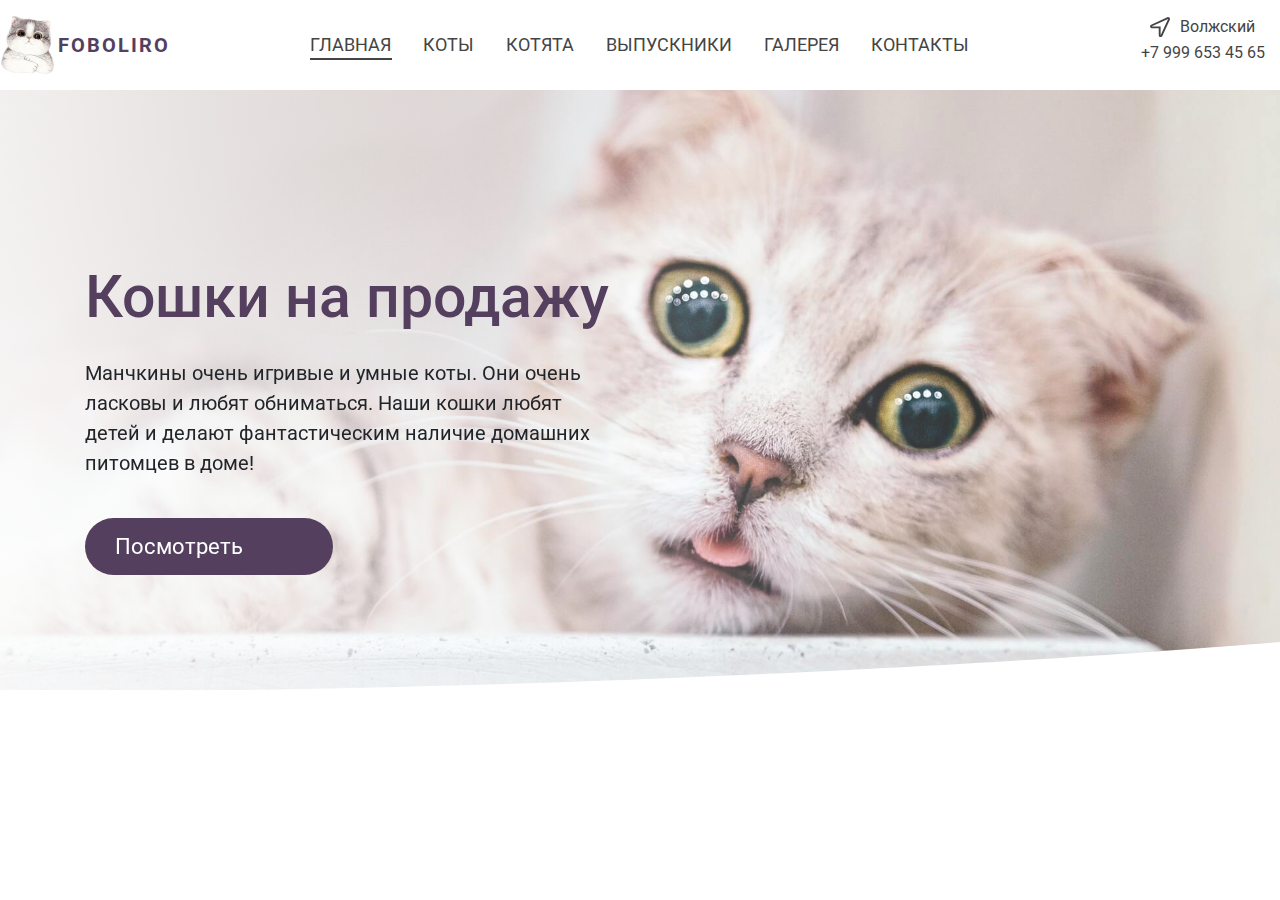
<file: cats/index.html>
<!doctype html>
<html lang="en">
  <head>
    <!-- Required meta tags -->
    <meta charset="utf-8">
    <meta http-equiv="X-UA-Compatible" content="IE=edge">
    <meta name="viewport" content="width=device-width, initial-scale=1, shrink-to-fit=no">
    <!-- Bootstrap CSS -->
    <link href="https://fonts.googleapis.com/css?family=Roboto:400,700&display=swap&subset=cyrillic,cyrillic-ext" rel="stylesheet">
    <link rel="stylesheet" href="https://stackpath.bootstrapcdn.com/bootstrap/4.4.1/css/bootstrap.min.css" integrity="sha384-Vkoo8x4CGsO3+Hhxv8T/Q5PaXtkKtu6ug5TOeNV6gBiFeWPGFN9MuhOf23Q9Ifjh" crossorigin="anonymous">
    <link rel="icon" href="img/favicon.ico">
    <link rel="stylesheet" href="css/style.css">

    <!-- !!!!!!!!!! Добавиь тень к хедеру на мобиле, исправить скачки меню на мобиле на мелких экранах меньше 468 -->

    <title>Питомник</title>
  </head>
  <body>
  	<div class="header">
  		<div class="header-wrap">
  			<div class="container-fluid">
  				<div class="row">
  					<div class="col-lg-2 col-md-2 pr-0 pl-0">
  						<div class="header-logo">
  							<img src="img/logo-cat.png" alt="">
  							<div class="header-logo-text">
  								<p>Foboliro</p>
  							</div>
  						</div>
  					</div>
  					<div class="col-lg-8 col-md-8 pl-0 pr-0">
						<nav class="header-nav">
							<div class="header-nav-wrap">
								<a class="pl-0" href="index.html">Главная</a>
								<a href="cats.html" >Коты</a>
								<a href="cittens.html" >Котята</a>
								<a href="studs.html" >Выпускники</a>
								<a href="gallery.html" >Галерея</a>
								<a class="pr-0" href="contacts.html" >Контакты</a>
								<div class="header-anim"></div>
							</div>
						</nav>
  					</div>
  					<div class="col-lg-2 col-md-2 header-contacts pr-0">
  						<div class="header-right">
  							<div class="header-right-wrap2">
  								<div class="header-right-wrap">
  									<div class="header-location">
  										<svg xmlns="http://www.w3.org/2000/svg" viewBox="0 0 512 512"><path style="fill: #444" d="M461.9 0c-5.73 0-11.59 1.1-17.39 3.52L28.74 195.41c-47.97 22.39-31.98 92.75 19.19 92.75h175.91v175.91c0 30.01 24.21 47.93 48.74 47.93 17.3 0 34.75-8.9 44.01-28.74l191.9-415.78C522.06 34.89 494.14 0 461.9 0zM271.81 464.07V240.19h-47.97l-175.48.71c-.27-.37-.47-1.35.48-1.93L462.05 48.26c.61.41 1.28 1.07 1.69 1.68L271.81 464.07z"/></svg>
  										<span>Волжский</span>
  									</div>
  									<p class="header-phone">+7 999 653 45 65</p>
  								</div>
  							</div>
  						</div>
  				
  					</div>
  				</div>
  			</div>
  		</div>
  	</div>
  	<div class="header-mob">
  		<div class="row">
  			<div class="col-sm-2 col-2">
  				<div class="header-mob-menu">
  					<!-- <a>
  						<svg viewBox="4 0 24 32" width="24" height="32" x="168" y="160" xmlns="http://www.w3.org/2000/svg"><path d="M23 17H9a1 1 0 0 1 0-2h14a1 1 0 0 1 0 2zm-4.67-5H9a1 1 0 0 1 0-2h9.33a1 1 0 0 1 0 2zm2.8 10H9a1 1 0 0 1 0-2h12.13a1 1 0 0 1 0 2z" fill="#767676"/></svg>
  						<span>МЕНЮ</span>
  					</a> -->
  					<input id="hamburger1" class="hamburger" type="checkbox"/>
  					<label class="hamburger" for="hamburger1">
  						<i></i>
  						<text>
  							<close>close</close>
  							<open>menu</open>
  						</text>
  					</label>
  					<section class="drawer-list">
  						<ul>
  							<li><a href="index.html">Главная</a></li>
  							<li><a href="cats.html">Коты</a></li>
  							<li><a href="cittens.html">Котята</a></li>
  							<li><a href="studs.html">Выпускники</a></li>
  							<li><a href="contacts.html">Контакты</a></li>
  							<li><a href="gallery.html">Галерея</a></li>
  						</ul>
  					</section>
  				</div>
  			</div>
  			<div class="col-sm-4 offset-sm-2 col-4 offset-2">
  				<div class="header-logo">
  					<div class="header-logo-wrap">
  						<img src="img/logo-cat.png" alt="">
  						<div class="header-logo-text">
  							<p>Foboliro</p>
  						</div>
  					</div>
  				</div>
  			</div>
  			<div class="col-sm-3 offset-sm-1 col-4">
  				<div class="header-mob-phone">
  					<p class="header-phone">+7 999 653 45 65</p>
  				</div>
  			</div>
  		</div>
  		
  	</div>


  	<section class="main">
  		<div class="container">
  			<div class="row">
  				<div class="col-md-6 col-sm-12 main-wrap">
  					<div class="main-text">
  						<div class="main-text-text">
  							<h1>Кошки на продажу</h1>
  							<p>Манчкины очень игривые и умные коты. Они очень ласковы и любят обниматься. Наши кошки любят детей и делают фантастическим наличие домашних питомцев в доме!</p>
  							<div class="main-wrap2">
  								<div class="main-wrap3">
  									<a href="cittens.html" class="main-wrap2-btn">Посмотреть котят</a>
  								</div>
  							</div>
  						</div>
  					</div>
  				</div>
  			</div>
  		</div>
  		<div class="gradient"></div>
		<svg width="100%" height="100px" viewBox="0 0 1280 140" preserveAspectRatio="none" xmlns="http://www.w3.org/2000/svg"><path d="M0 140h1280C573.08 140 0 0 0 0z"/></g></svg>
  	</section>







    <!-- Optional JavaScript -->
    <!-- jQuery first, then Popper.js, then Bootstrap JS -->
	<script src="https://code.jquery.com/jquery-3.4.1.min.js" integrity="sha256-CSXorXvZcTkaix6Yvo6HppcZGetbYMGWSFlBw8HfCJo=" crossorigin="anonymous"></script>
    <script src="https://cdn.jsdelivr.net/npm/popper.js@1.16.0/dist/umd/popper.min.js" integrity="sha384-Q6E9RHvbIyZFJoft+2mJbHaEWldlvI9IOYy5n3zV9zzTtmI3UksdQRVvoxMfooAo" crossorigin="anonymous"></script>
    <script src="https://stackpath.bootstrapcdn.com/bootstrap/4.4.1/js/bootstrap.min.js" integrity="sha384-wfSDF2E50Y2D1uUdj0O3uMBJnjuUD4Ih7YwaYd1iqfktj0Uod8GCExl3Og8ifwB6" crossorigin="anonymous"></script>
  </body>
</html>
</file>
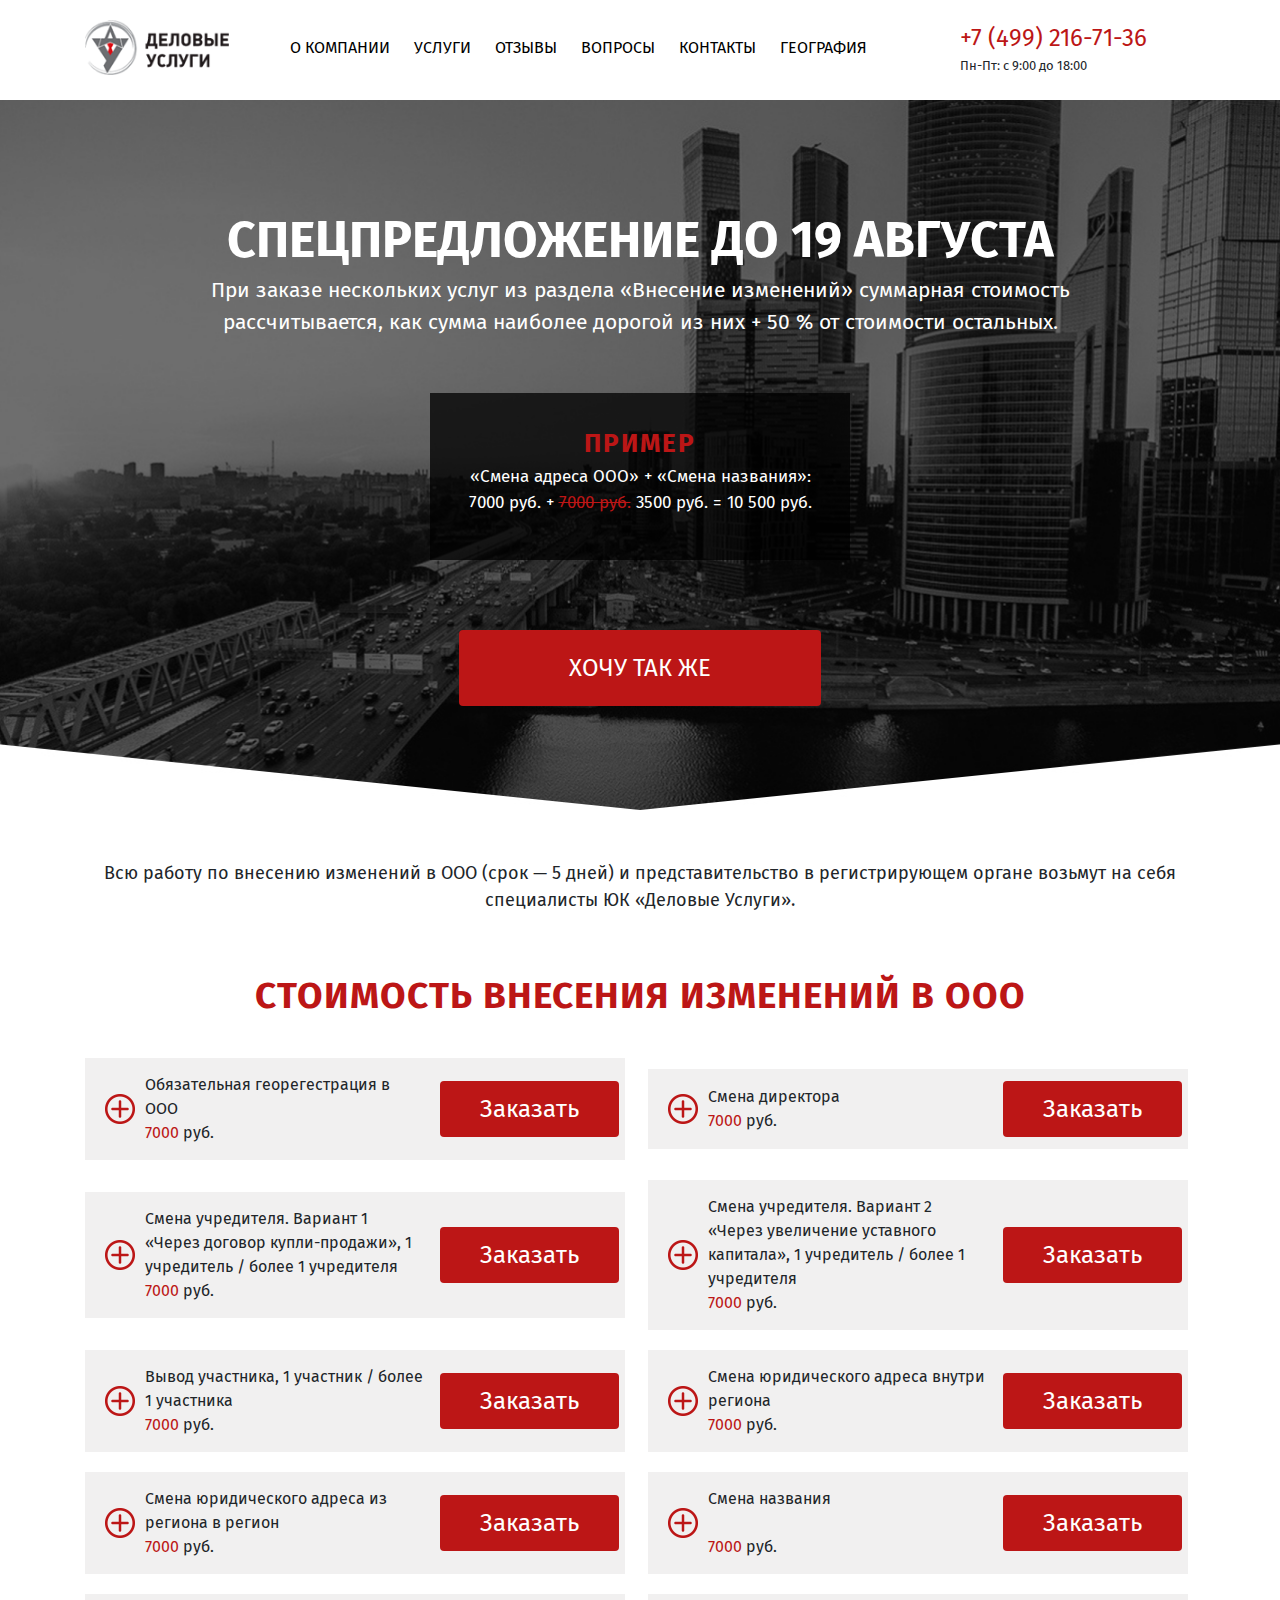
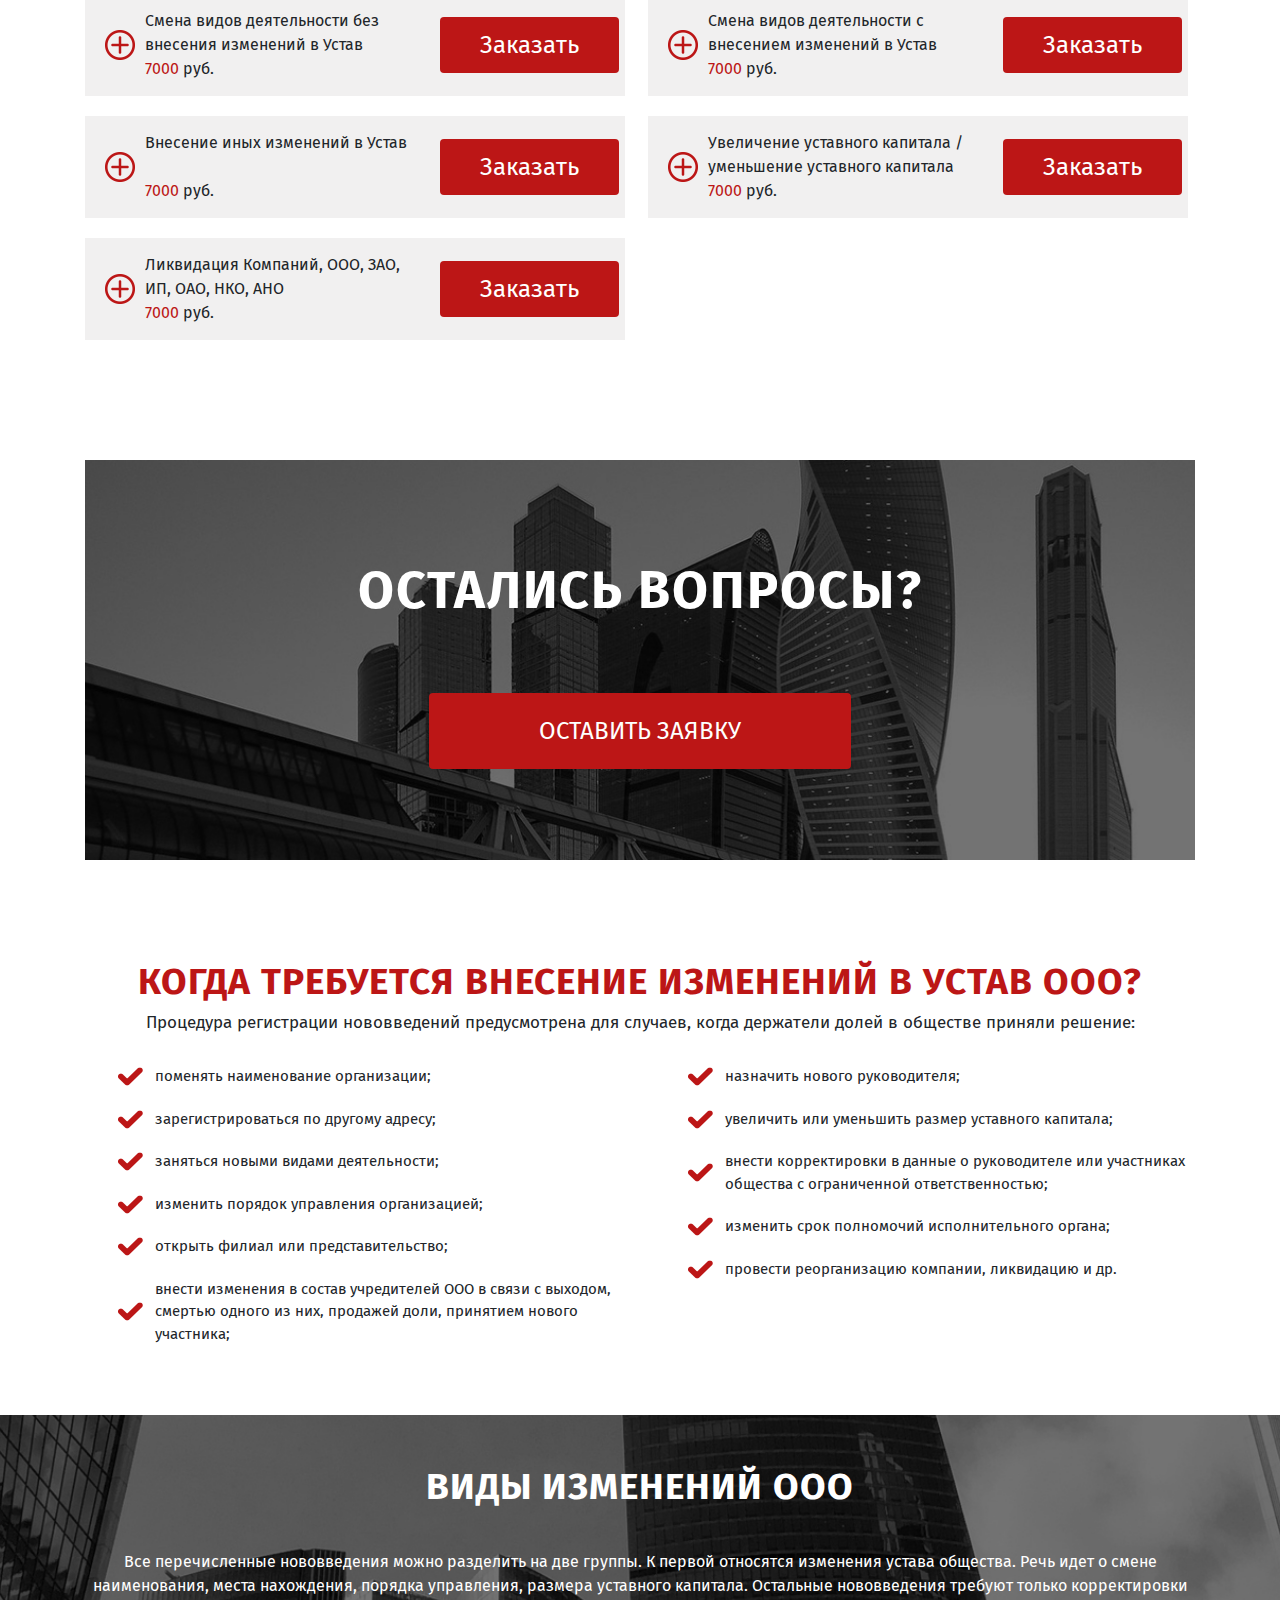
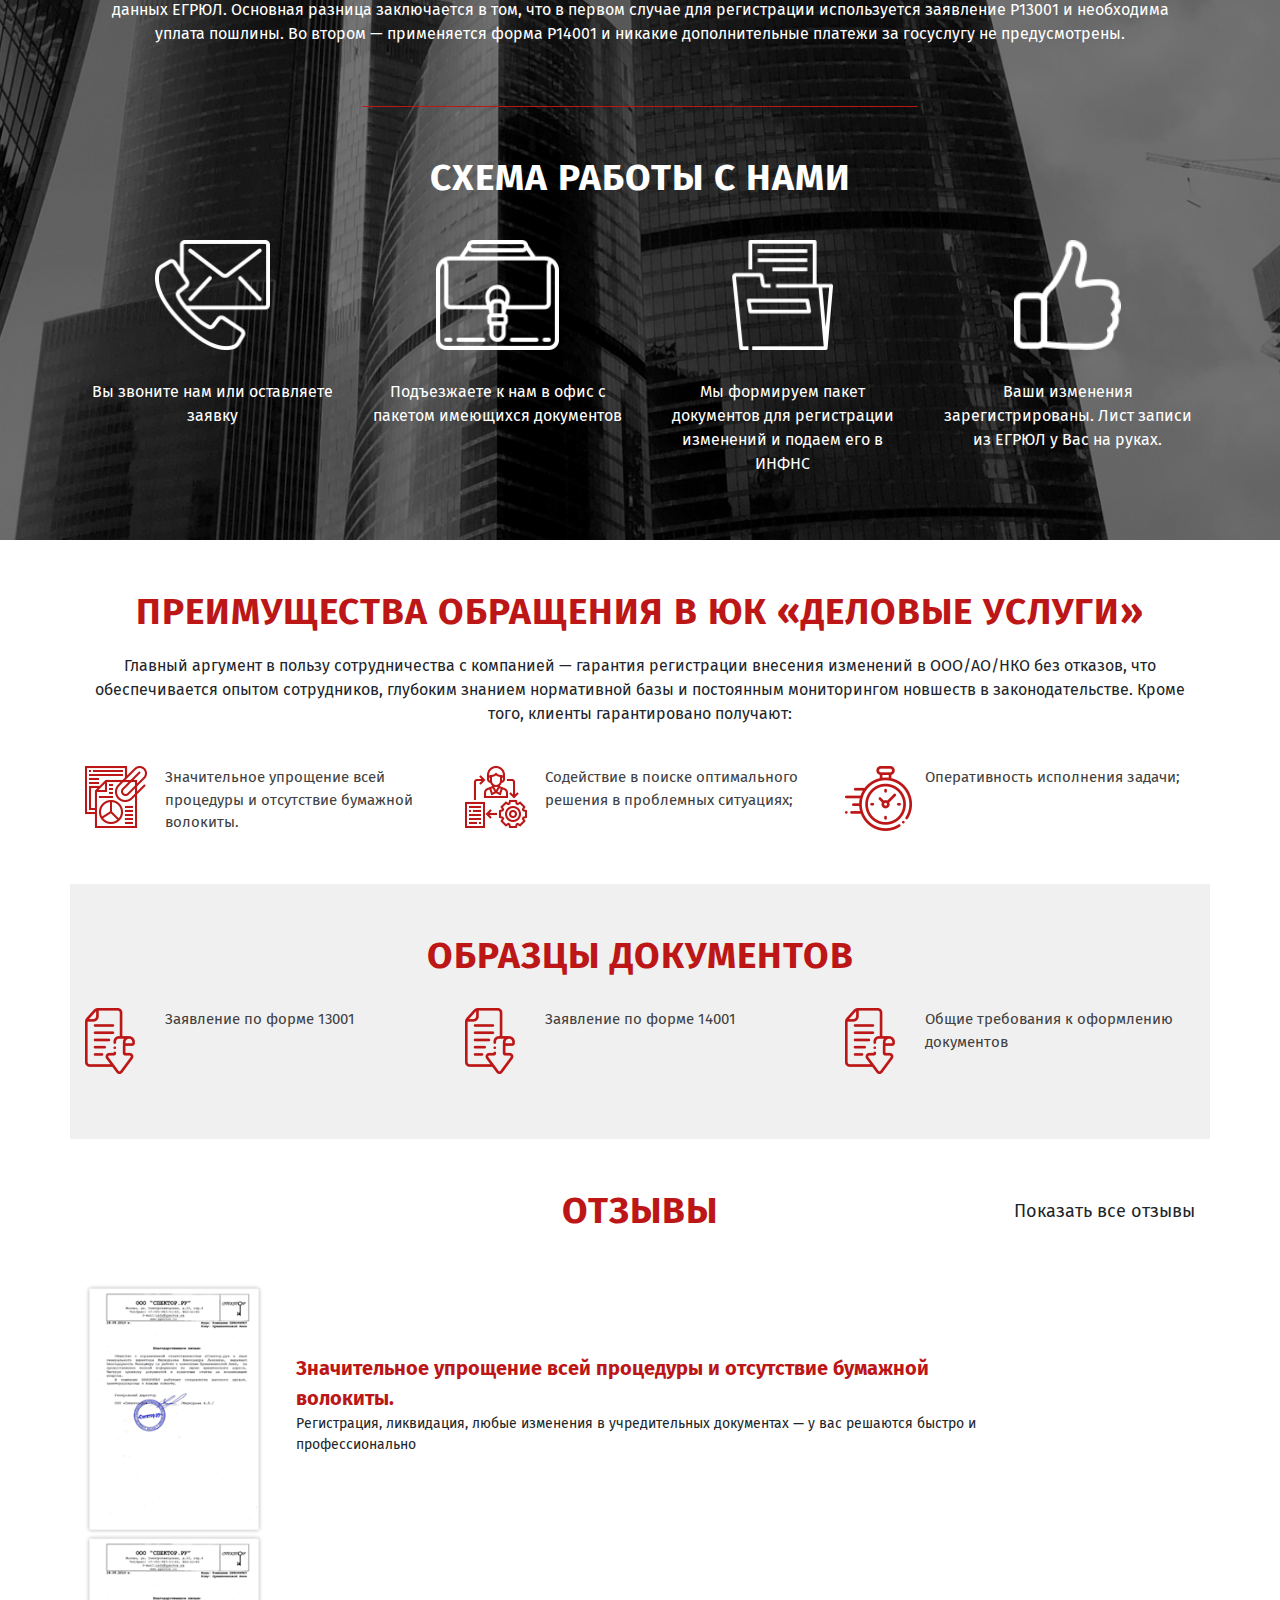
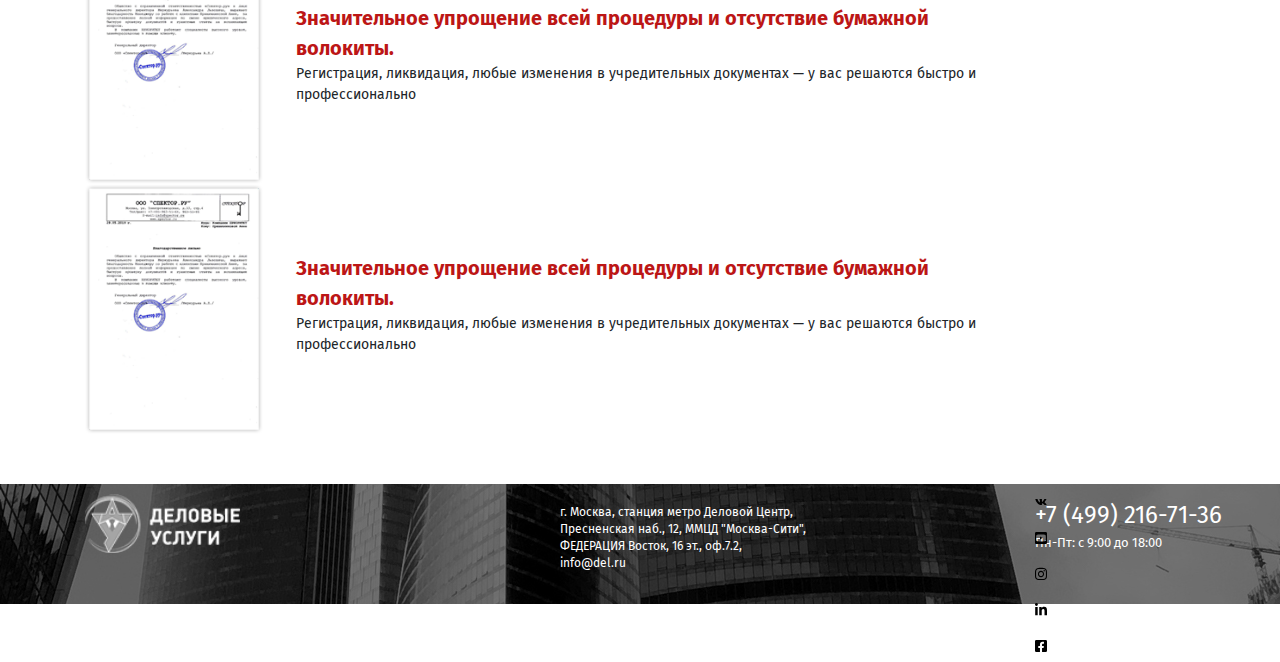
<file: urservices/index.html>
<!doctype html>
<html lang="en">
<head>
	<meta charset="utf-8">
	<meta http-equiv="X-UA-Compatible" content="IE=edge">
	<meta name="viewport" content="width=device-width, initial-scale=1, shrink-to-fit=no">
	<!-- Bootstrap CSS -->
	<link rel="stylesheet" href="https://stackpath.bootstrapcdn.com/bootstrap/4.4.1/css/bootstrap.min.css" integrity="sha384-Vkoo8x4CGsO3+Hhxv8T/Q5PaXtkKtu6ug5TOeNV6gBiFeWPGFN9MuhOf23Q9Ifjh" crossorigin="anonymous">
	<link rel="icon" href="img/favicon.ico">
	<link rel="stylesheet" type="text/css" href="slick/slick.css">
	<link rel="stylesheet" type="text/css" href="slick/slick-theme.css">
	<link rel="stylesheet" href="css/style.css">
	<link href="https://fonts.googleapis.com/css?family=Fira+Sans:400,700&display=swap" rel="stylesheet">
<!-- 	<script src="https://kit.fontawesome.com/96593eaa72.js" crossorigin="anonymous"></script>
 -->
	<title>Деловые услуги</title>
</head>
<body>
	<!-- <div class="arrow">
		<svg viewBox="4 0 24 32" width="24" height="32" x="144" y="192" xmlns="http://www.w3.org/2000/svg"><path d="M14 24a1 1 0 0 1-.73-1.68l5.62-6a.48.48 0 0 0 0-.62l-5.62-6a1 1 0 0 1 1.46-1.36l5.62 6a2.46 2.46 0 0 1 0 3.34l-5.62 6A1 1 0 0 1 14 24z" fill="#767676" data-name="Arrow Right"/></svg>
	</div> -->
	<div class="header header-lg">
		<div class="container header-lg">
			<div class="row">
				<div class="col-lg-2">
					<img src="img/logo.png" alt="">
				</div>
				<div class="col-lg-7 header-nav">
					<nav class="navbar navbar-expand-lg">
						<div class="collapse navbar-collapse header-nav" id="navbarNav">
							<ul class="navbar-nav">
								<li class="nav-item">
									<a class="nav-link" href="#">О компании</a>
								</li>
								<li class="nav-item">
									<a class="nav-link" href="#">Услуги</a>
								</li>
								<li class="nav-item">
									<a class="nav-link" href="#">Отзывы</a>
								</li>
								<li class="nav-item">
									<a class="nav-link" href="#">Вопросы</a>
								</li>
								<li class="nav-item">
									<a class="nav-link" href="#">Контакты</a>
								</li>
								<li class="nav-item">
									<a class="nav-link" href="#">География</a>
								</li>
								
							</ul>
						</div>
					</nav>
				</div>
				<div class="col-lg-3">
					<div class="header-contacts">
						<span><a href="#" class="header-contacts-phone">+7 (499) 216-71-36</a>
						<br>Пн-Пт: с 9:00 до 18:00</span>
					</div>
				</div>
			</div>
		</div>
	</div>

	<div class="header header-md">
		<div class="menu">
			<button class="menu-btn"><svg viewBox="4 0 24 32" width="24" height="32" x="168" y="160" xmlns="http://www.w3.org/2000/svg"><path d="M23 17H9a1 1 0 0 1 0-2h14a1 1 0 0 1 0 2zm-4.67-5H9a1 1 0 0 1 0-2h9.33a1 1 0 0 1 0 2zm2.8 10H9a1 1 0 0 1 0-2h12.13a1 1 0 0 1 0 2z" fill="#767676"/></svg></button>
			<button class="menu-btn2"><svg viewBox="4 0 24 32" width="24" height="32" x="168" y="160" xmlns="http://www.w3.org/2000/svg"><path d="M23 17H9a1 1 0 0 1 0-2h14a1 1 0 0 1 0 2zm-4.67-5H9a1 1 0 0 1 0-2h9.33a1 1 0 0 1 0 2zm2.8 10H9a1 1 0 0 1 0-2h12.13a1 1 0 0 1 0 2z" fill="#767676"/></svg></button>
			<span>Меню</span>
		</div>
		<div class="container">
			<div class="header-md-wrap">
				<div class="header-md-logo">
					<img src="img/logo.png" alt="">
				</div>
				<div class="header-md-contacts">
					<div class="header-contacts">
						<span><a href="#" class="header-contacts-phone">+7 (499) 216-71-36</a>
						<br>Пн-Пт: с 9:00 до 18:00</span>
					</div>
				</div>
			</div>
			<div class="header-md-nav header-nav">
				<div class="header-md-nav-wrap">
					<nav class="navbar navbar-expand-md">
						<div class="collapse navbar-collapse header-nav" id="navbarNav">
							<ul class="navbar-nav">
								<li class="nav-item">
									<a class="nav-link" href="#">О компании</a>
								</li>
								<li class="nav-item">
									<a class="nav-link" href="#">Услуги</a>
								</li>
								<li class="nav-item">
									<a class="nav-link" href="#">Отзывы</a>
								</li>
								<li class="nav-item">
									<a class="nav-link" href="#">Вопросы</a>
								</li>
								<li class="nav-item">
									<a class="nav-link" href="#">Контакты</a>
								</li>
								<li class="nav-item">
									<a class="nav-link" href="#">География</a>
								</li>	
							</ul>
						</div>
					</nav>
				</div>
			</div>
		</div>
	</div>

<div class="menu-nav">
	<ul>
		<li class="menu-nav-item"><a class="menu-nav-link" href="">О компании</a></li>
		<li class="menu-nav-item"><a class="menu-nav-link" href="">Услуги</a></li>
		<li class="menu-nav-item"><a class="menu-nav-link" href="">Отзывы</a></li>
		<li class="menu-nav-item"><a class="menu-nav-link" href="">Вопросы</a></li>
		<li class="menu-nav-item"><a class="menu-nav-link" href="">Контакты</a></li>
		<li class="menu-nav-item"><a class="menu-nav-link" href="">География</a></li>
	</ul>
</div>

	<div class="main">
		<div class="container">
			<div class="main-menu">
				<div class="main-content">
					<h1 class="main-content-header"> Спецпредложение до 19 августа</h1>
					<p class="main-content-text">При заказе нескольких услуг из раздела «Внесение изменений» суммарная стоимость<br> рассчитывается, как сумма наиболее дорогой из них + 50 % от стоимости остальных.</p>
					<div class="main-content-example">
						<h3>Пример</h3>
						<p>«Смена адреса ООО» + «Смена названия»: 7000 руб. + <span>7000 руб.</span> 3500 руб. = 10 500 руб.</p>
					</div>
					<button class="main-btn button">ХОЧУ ТАК ЖЕ</button>
				</div>
			</div>
		</div>
	</div>

	<section class="services">
		<div class="container">
			<p class="section-header2">Всю работу по внесению изменений в ООО (срок — 5 дней) и представительство в регистрирующем органе возьмут на себя специалисты ЮК «Деловые Услуги».</p>
			<h2 class="section-header">Стоимость внесения изменений в ООО</h2>
			<div class="services-media-wrap">
				<div class="services-media">
					<div class="services-media-left"><img src="img/plus.png" alt=""></div>
					<p class="services-media-right">Обязательная георегестрация в ООО <br><span>7000</span> руб.</p>
					<button class="button services-btn">Заказать</button>
				</div>
				<div class="services-media services-media-l services-media-right-h">
					<div class="services-media-left"><img src="img/plus.png" alt=""></div>
					<p class="services-media-right">Смена директора <br><span>7000</span> руб.</p>
					<button class="button services-btn">Заказать</button>
				</div>
				<div class="services-media">
					<div class="services-media-left"><img src="img/plus.png" alt=""></div>
					<p class="services-media-right">Смена учредителя. Вариант 1 «Через договор купли-продажи», 1 учредитель / более 1 учредителя <br><span>7000</span> руб.</p>
					<button class="button services-btn">Заказать</button>
				</div>
				<div class="services-media services-media-l">
					<div class="services-media-left"><img src="img/plus.png" alt=""></div>
					<p class="services-media-right">Смена учредителя. Вариант 2 «Через увеличение уставного капитала», 1 учредитель / более 1 учредителя <br><span>7000</span> руб.</p>
					<button class="button services-btn">Заказать</button>
				</div>
				<div class="services-media">
					<div class="services-media-left"><img src="img/plus.png" alt=""></div>
					<p class="services-media-right">Вывод участника, 1 участник / более 1 участника <br><span>7000</span> руб.</p>
					<button class="button services-btn">Заказать</button>
				</div>
				<div class="services-media services-media-l">
					<div class="services-media-left"><img src="img/plus.png" alt=""></div>
					<p class="services-media-right">Смена юридического адреса внутри региона <br><span>7000</span> руб.</p>
					<button class="button services-btn">Заказать</button>
				</div>
				<div class="services-media">
					<div class="services-media-left"><img src="img/plus.png" alt=""></div>
					<p class="services-media-right">Смена юридического адреса из региона в регион <br><span>7000</span> руб.</p>
					<button class="button services-btn">Заказать</button>
				</div>
				<div class="services-media services-media-l">
					<div class="services-media-left"><img src="img/plus.png" alt=""></div>
					<p class="services-media-right">Смена названия <br><br><span>7000</span> руб.</p>
					<button class="button services-btn">Заказать</button>
				</div>
				<div class="services-media ">
					<div class="services-media-left"><img src="img/plus.png" alt=""></div>
					<p class="services-media-right">Смена видов деятельности без внесения изменений в Устав <br><span>7000</span> руб.</p>
					<button class="button services-btn">Заказать</button>
				</div>
				<div class="services-media services-media-l">
					<div class="services-media-left"><img src="img/plus.png" alt=""></div>
					<p class="services-media-right">Смена видов деятельности с внесением изменений в Устав <br><span>7000</span> руб.</p>
					<button class="button services-btn">Заказать</button>
				</div>
				<div class="services-media">
					<div class="services-media-left"><img src="img/plus.png" alt=""></div>
					<p class="services-media-right">Внесение иных изменений в Устав <br><br><span>7000</span> руб.</p>
					<button class="button services-btn">Заказать</button>
				</div>
				<div class="services-media services-media-l">
					<div class="services-media-left"><img src="img/plus.png" alt=""></div>
					<p class="services-media-right">Увеличение уставного капитала / уменьшение уставного капитала <br><span>7000</span> руб.</p>
					<button class="button services-btn">Заказать</button>
				</div>
				<div class="services-media ">
					<div class="services-media-left"><img src="img/plus.png" alt=""></div>
					<p class="services-media-right">Ликвидация Компаний, ООО, ЗАО, ИП, ОАО, НКО, АНО <br><span>7000</span> руб.</p>
					<button class="button services-btn">Заказать</button>
				</div>
			</div>
		</div>
	</section>

	<section class="question">
		<div class="container">
			<div class="question-bg">
				<h2 class="section-header">Остались вопросы?</h2>
				<button class="main-btn button">ОСТАВИТЬ ЗАЯВКУ</button>
			</div>
		</div>
	</section>

	<section class="changes">
		<div class="container">
			<h2 class="section-header changes-section-header">Когда требуется внесение изменений в устав ООО?</h2>
			<p class="section-header2">Процедура регистрации нововведений предусмотрена для случаев, когда держатели долей в обществе приняли решение:</p>
			<div class="row">
				<div class="col-lg-6 col-md-6 col-sm-12">
					<ul class="changes-list">
						<li>поменять наименование организации;</li>
						<li>зарегистрироваться по другому адресу;</li>
						<li>заняться новыми видами деятельности;</li>
						<li>изменить порядок управления организацией;</li>
						<li>открыть филиал или представительство;</li>
						<li>внести изменения в состав учредителей ООО в связи с выходом, смертью одного из них, продажей доли, принятием нового участника;</li>
					</ul>
				</div>
				<div class="col-lg-6 col-md-6 col-sm-12">
					<ul class="changes-list">
						<li>назначить нового руководителя;</li>
						<li>увеличить или уменьшить размер уставного капитала;</li>
						<li>внести корректировки в данные о руководителе или участниках общества с ограниченной ответственностью;</li>
						<li>изменить срок полномочий исполнительного органа;</li>
						<li>провести реорганизацию компании, ликвидацию и др.</li>
					</ul>
				</div>
			</div>
		</div>
	</section>

	<section class="kind">
		<div class="container">
			<div class="kind-block-1">
				<h2 class="section-header">Виды изменений ООО</h2>
				<p class="section-header2">Все перечисленные нововведения можно разделить на две группы. К первой относятся изменения устава общества. Речь идет о смене наименования, места нахождения, порядка управления, размера уставного капитала. Остальные нововведения требуют только корректировки данных ЕГРЮЛ. Основная разница заключается в том, что в первом случае для регистрации используется заявление Р13001 и необходима уплата пошлины. Во втором — применяется форма Р14001 и никакие дополнительные платежи за госуслугу не предусмотрены.</p>
			</div>
			<div class="kind-block-2">
				<h2 class="section-header">Схема работы с нами</h2>
				<div class="row">
					<div class="col-lg-3 kind-block-2-wrap">
						<img src="img/kind/1.png" alt="">
						<p>Вы звоните нам или оставляете заявку</p>
					</div>
					<div class="col-lg-3 kind-block-2-wrap">
						<img src="img/kind/2.png" alt="">
						<p>Подъезжаете к нам в офис с пакетом имеющихся документов</p>
					</div>
					<div class="col-lg-3 kind-block-2-wrap">
						<img src="img/kind/3.png" alt="">
						<p>Мы формируем пакет документов для регистрации изменений и подаем его в ИНФНС</p>
					</div>
					<div class="col-lg-3 kind-block-2-wrap">
						<img src="img/kind/4.png" alt="">
						<p>Ваши изменения зарегистрированы. Лист записи из ЕГРЮЛ у Вас на руках.</p>
					</div>
				</div>
			</div>
		</div>
	</section>

	<section class="features">
		<div class="container">
			<h2 class="section-header">Преимущества обращения в ЮК «Деловые Услуги»</h2>
			<p class="section-header2">Главный аргумент в пользу сотрудничества с компанией — гарантия регистрации внесения изменений в ООО/АО/НКО без отказов, что обеспечивается опытом сотрудников, глубоким знанием нормативной базы и постоянным мониторингом новшеств в законодательстве. Кроме того, клиенты гарантировано получают:</p>
			<div class="row features-row">
				<div class="col-lg-1 col-md-1">
					<img src="img/features/1.png" alt="">
				</div>
				<div class="col-lg-3 col-md-3 features-block">
					<p>Значительное упрощение всей процедуры и отсутствие бумажной волокиты.</p>
				</div>
				<div class="col-lg-1 col-md-1">
					<img src="img/features/2.png" alt="">
				</div>
				<div class="col-lg-3 col-md-3 features-block">
					<p>Cодействие в поиске оптимального решения в проблемных ситуациях;</p>
				</div>
				<div class="col-lg-1 col-md-1">
					<img src="img/features/3.png" alt="">
				</div>
				<div class="col-lg-3 col-md-3 features-block">
					<p>Oперативность исполнения задачи;</p>
				</div>
			</div>
		</div>
	</section>
	<!-- Блок с образцами -->
	<section class="features sample features-row">
		<div class="container sample-wrap">
			<h2 class="section-header">Образцы документов</h2>
				<div class="row sample-block">
					<div class="col-lg-1 col-md-1">
						<img src="img/download.png" alt="">
					</div>
					<div class="col-lg-3 col-md-3 features-block">
						<p>Заявление по форме 13001</p>
					</div>
					<div class="col-lg-1 col-md-1">
						<img src="img/download.png" alt="">
					</div>
					<div class="col-lg-3 col-md-3 features-block">
						<p>Заявление по форме 14001</p>
					</div>
					<div class="col-lg-1 col-md-1">
						<img src="img/download.png" alt="">
					</div>
					<div class="col-lg-3 col-md-3 features-block">
						<p>Общие требования к оформлению документов</p>
					</div>
				</div>
		</div>
	</section>

	<section class="feedback">
		<div class="container">
			<!-- <div class="row feedback-text">
				<div class="col-lg-2 offset-lg-5 col-md-2 offset-md-5 col-sm-2 offset-sm-5 col-5 offset-4"><h2 class="section-header">Отзывы</h2></div>
				<div class="col-lg-3 offset-lg-2 col-md-3 offset-md-2 col-sm-3 offset-sm-2 col-3"><p class="section-header2">Показать все отзывы</p></div>
			</div> -->
			<div class="feedback-text">
				<h2 class="section-header">Отзывы</h2>
				<p class="section-header2">Показать все отзывы</p>
			</div>
			<div class="feedback-slider">
				<div class="feedback-slider-element">
					<img src="img/feedback.png" alt="">
					<div class="feedback-slider-text">
						<span>Значительное упрощение всей процедуры и отсутствие бумажной волокиты.</span>
						<p>Регистрация, ликвидация, любые изменения в учредительных документах — у вас решаются быстро и профессионально</p>
					</div>
				</div>
				<div class="feedback-slider-element">
					<img src="img/feedback.png" alt="">
					<div class="feedback-slider-text">
						<span>Значительное упрощение всей процедуры и отсутствие бумажной волокиты.</span>
						<p>Регистрация, ликвидация, любые изменения в учредительных документах — у вас решаются быстро и профессионально</p>
					</div>
				</div>
				<div class="feedback-slider-element">
					<img src="img/feedback.png" alt="">
					<div class="feedback-slider-text">
						<span>Значительное упрощение всей процедуры и отсутствие бумажной волокиты.</span>
						<p>Регистрация, ликвидация, любые изменения в учредительных документах — у вас решаются быстро и профессионально</p>
					</div>
				</div>
			</div>
		</div>
	</section>

	<footer class="footer">
		<div class="container">
			<div class="row footer-row">
				<div class="col-xl-2 col-lg-3 col-md-4 col-sm-4 col-12">
					<div class="footer-logo">
						<img src="img/logo-light.png" alt="">
						<!-- <p class="footer-td-text">Деловые<br>услуги</p> -->
					</div>
				</div>
				<!-- <div class="col-lg-3">
				</div> -->
				<div class="col-xl-3 col-lg-3 offset-xl-3 offset-lg-2 col-md-4 col-sm-4">
					<div class="footer-adress">
						<p>г. Москва, станция метро Деловой Центр, Пресненская наб., 12, ММЦД "Москва-Сити", ФЕДЕРАЦИЯ Восток, 16 эт., оф.7.2,<br>info@del.ru</p>
					</div>
				</div>
				<div class="col-xl-1 ofs"></div>
				<div class="col-xl-3 col-lg-4 col-md-4 col-sm-4 footer-contacts">
					<span><a href="#" class="header-contacts-phone">+7 (499) 216-71-36</a>
					<br>Пн-Пт: с 9:00 до 18:00</span>
					<div class="footer-icon">
						<div class="footer-icon-block">
							<a href=""><img class="img-svg vk" src="img/logo/vk.svg" alt=""></a>
							<a href=""><img class="img-svg youtube" src="img/logo/youtube-square.svg" alt=""></a>
							<a href=""><img class="img-svg inst" src="img/logo/instagram.svg" alt=""></a>
							<a href=""><img class="img-svg linkin" src="img/logo/linkedin-in.svg" alt=""></a>
							<a href=""><img class="img-svg fb" src="img/logo/facebook-square.svg" alt=""></a>
						</div>
					</div>
				</div>
			</div>
		</div>
	</footer>


	<script src="https://code.jquery.com/jquery-3.4.1.min.js" integrity="sha256-CSXorXvZcTkaix6Yvo6HppcZGetbYMGWSFlBw8HfCJo=" crossorigin="anonymous"></script>
	<script src="https://cdn.jsdelivr.net/npm/popper.js@1.16.0/dist/umd/popper.min.js" integrity="sha384-Q6E9RHvbIyZFJoft+2mJbHaEWldlvI9IOYy5n3zV9zzTtmI3UksdQRVvoxMfooAo" crossorigin="anonymous"></script>
	<script src="https://stackpath.bootstrapcdn.com/bootstrap/4.4.1/js/bootstrap.min.js" integrity="sha384-wfSDF2E50Y2D1uUdj0O3uMBJnjuUD4Ih7YwaYd1iqfktj0Uod8GCExl3Og8ifwB6" crossorigin="anonymous"></script>
	<script src="slick/slick.min.js"></script>

	<script>
		$(document).ready(function(){
			$('.menu-btn').on('click', function(event) {
				// $('.menu-nav').slideToggle();
				$('.menu-nav').fadeIn('fast');
				$(this).hide();
				$('.menu-btn2').show();
			});
			$('.menu-btn2').on('click', function(event) {
				$('.menu-nav').fadeOut('fast');
				$(this).hide();
				$('.menu-btn').show();
			});
			$('img.img-svg').each(function(){
			var $img = $(this);
			var imgClass = $img.attr('class');
			var imgURL = $img.attr('src');
			$.get(imgURL, function(data) {
				var $svg = $(data).find('svg');
				if(typeof imgClass !== 'undefined') {
					$svg = $svg.attr('class', imgClass+' replaced-svg');
				}
				$svg = $svg.removeAttr('xmlns:a');
				if(!$svg.attr('viewBox') && $svg.attr('height') && $svg.attr('width')) {
					$svg.attr('viewBox', '0 0 ' + $svg.attr('height') + ' ' + $svg.attr('width'))
				}
				$img.replaceWith($svg);
			}, 'xml');
			});
	  		$('.feedback-slider').slick({
	  			prevArrow: '<button type="button" class="feedback-slider-btn feedback-slider-btn-prev"><img src="img/prev.png" alt=""></button>',
				nextArrow: '<button type="button" class="feedback-slider-btn feedback-slider-btn-next"><img src="img/next.png" alt=""></button>'
	  		});
		});
	</script>
</body>
</html>
</file>
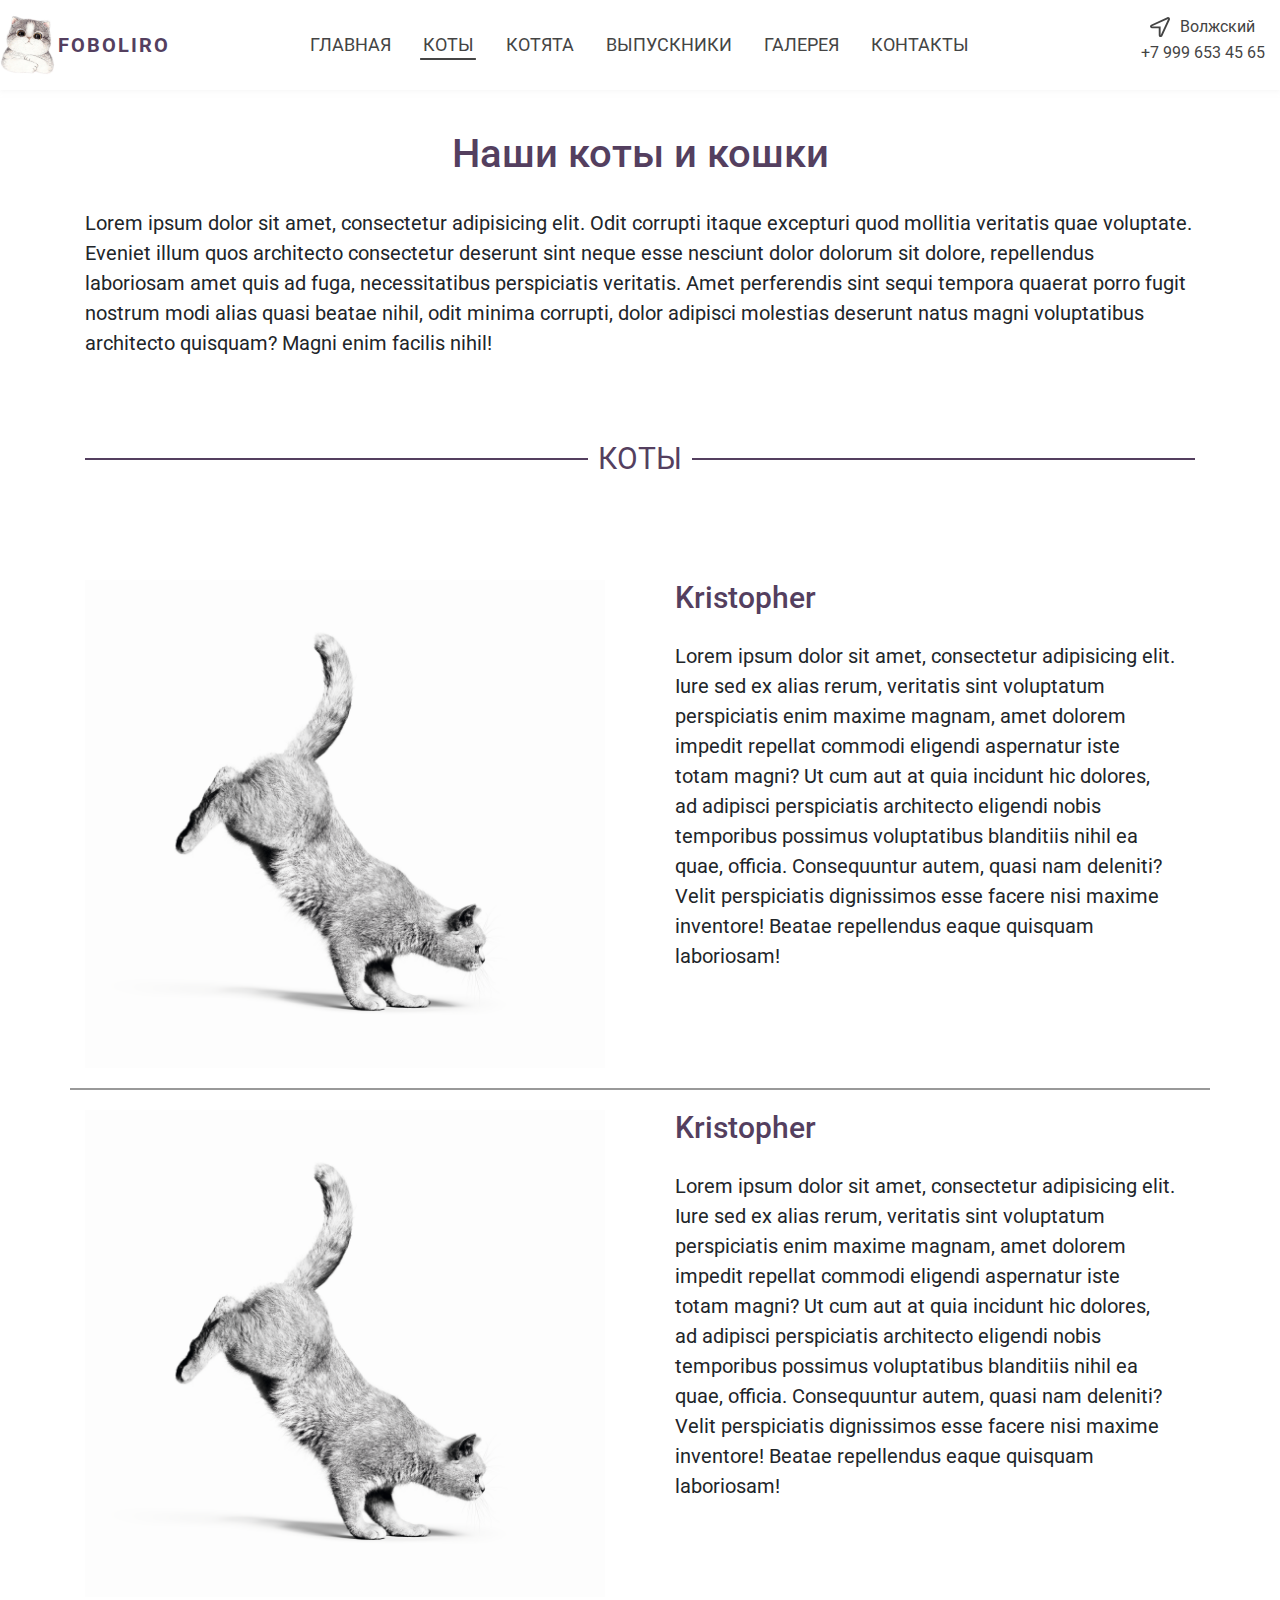
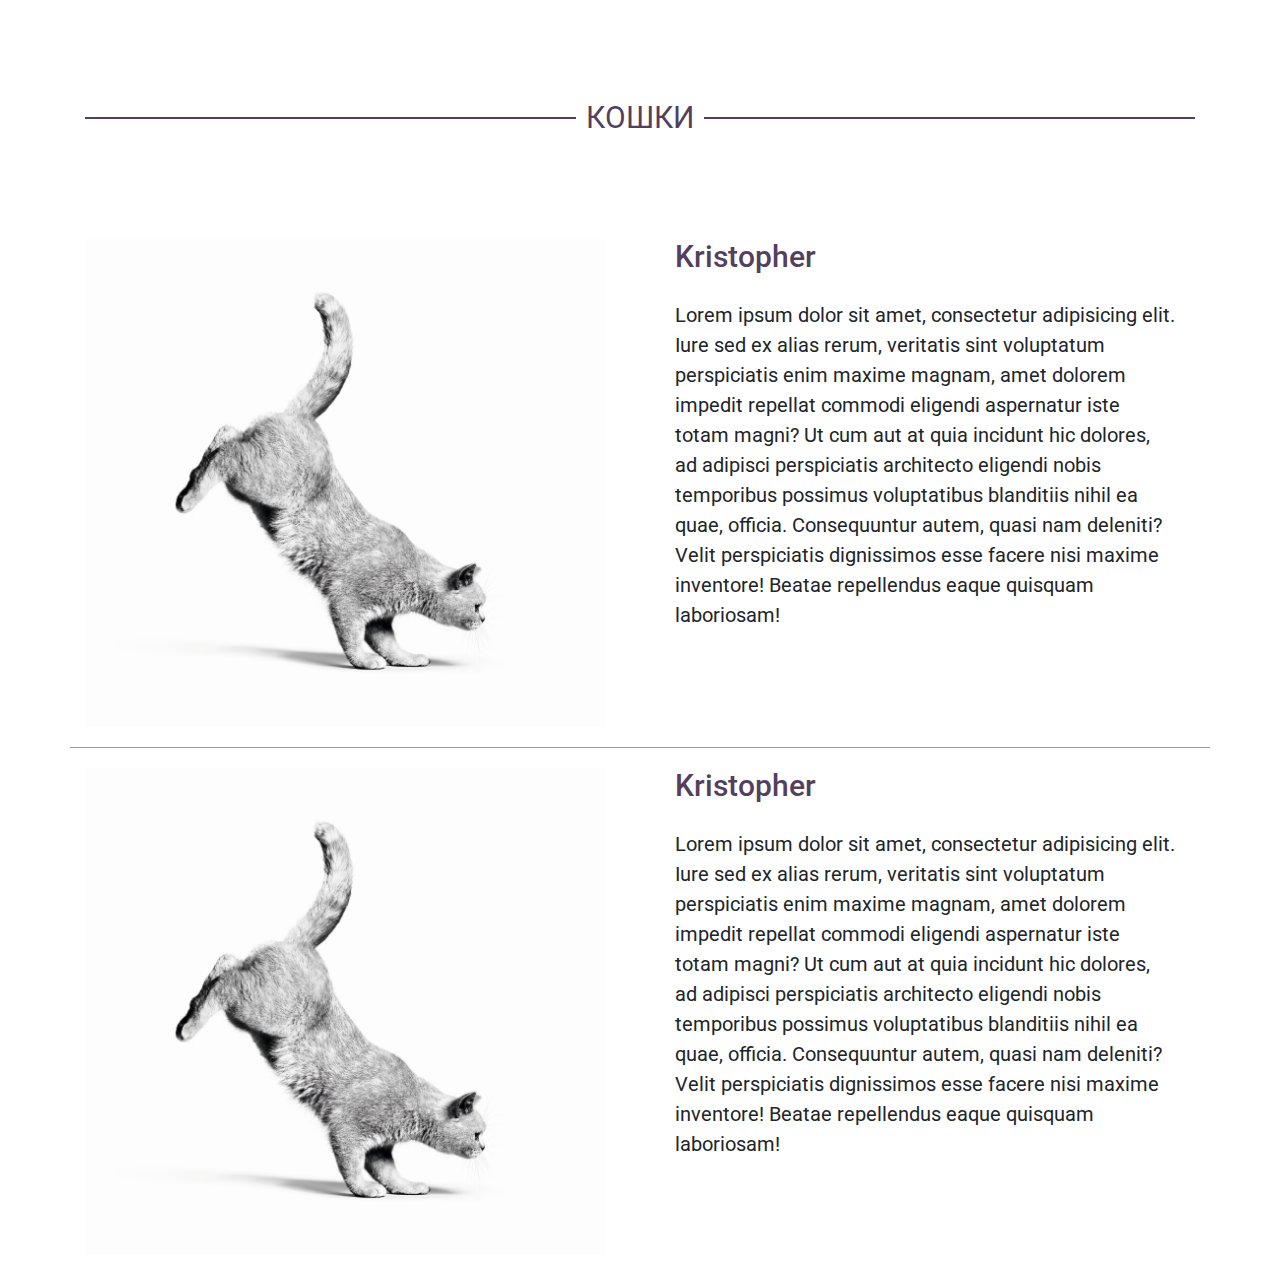
<file: cats/cats.html>
<!doctype html>
<html lang="en">
  <head>
    <!-- Required meta tags -->
    <meta charset="utf-8">
    <meta http-equiv="X-UA-Compatible" content="IE=edge">
    <meta name="viewport" content="width=device-width, initial-scale=1, shrink-to-fit=no">
    <!-- Bootstrap CSS -->
    <link href="https://fonts.googleapis.com/css?family=Roboto:400,700&display=swap&subset=cyrillic,cyrillic-ext" rel="stylesheet">
    <link rel="stylesheet" href="https://stackpath.bootstrapcdn.com/bootstrap/4.4.1/css/bootstrap.min.css" integrity="sha384-Vkoo8x4CGsO3+Hhxv8T/Q5PaXtkKtu6ug5TOeNV6gBiFeWPGFN9MuhOf23Q9Ifjh" crossorigin="anonymous">
    <link rel="icon" href="img/favicon.ico">
    <link rel="stylesheet" href="css/style.css">
    <link rel="stylesheet" href="css/cats.css">

    <title>Питомник</title>
  </head>
  <body>
  	<div class="header">
  		<div class="header-wrap">
  			<div class="container-fluid">
  				<div class="row">
  					<div class="col-lg-2 col-md-2 pr-0 pl-0">
  						<div class="header-logo">
  							<img src="img/logo-cat.png" alt="">
  							<div class="header-logo-text">
  								<p>Foboliro</p>
  							</div>
  						</div>
  					</div>
  					<div class="col-lg-8 col-md-8 pl-0 pr-0">
						<nav class="header-nav">
							<div class="header-nav-wrap">
								<a class="pl-0" href="index.html">Главная</a>
								<a href="cats.html" >Коты</a>
								<a href="cittens.html" >Котята</a>
								<a href="studs.html" >Выпускники</a>
								<a href="gallery.html" >Галерея</a>
								<a class="pr-0" href="contacts.html" >Контакты</a>
								<div class="header-anim"></div>
							</div>
						</nav>
  					</div>
  					<div class="col-lg-2 col-md-2 header-contacts pr-0">
  						<div class="header-right">
  							<div class="header-right-wrap2">
  								<div class="header-right-wrap">
  									<div class="header-location">
  										<svg xmlns="http://www.w3.org/2000/svg" viewBox="0 0 512 512"><path style="fill: #444" d="M461.9 0c-5.73 0-11.59 1.1-17.39 3.52L28.74 195.41c-47.97 22.39-31.98 92.75 19.19 92.75h175.91v175.91c0 30.01 24.21 47.93 48.74 47.93 17.3 0 34.75-8.9 44.01-28.74l191.9-415.78C522.06 34.89 494.14 0 461.9 0zM271.81 464.07V240.19h-47.97l-175.48.71c-.27-.37-.47-1.35.48-1.93L462.05 48.26c.61.41 1.28 1.07 1.69 1.68L271.81 464.07z"/></svg>
  										<span>Волжский</span>
  									</div>
  									<p class="header-phone">+7 999 653 45 65</p>
  								</div>
  							</div>
  						</div>
  					</div>
  				</div>
  			</div>
  		</div>
  	</div>
  	<div class="header-mob">
  		<div class="row">
  			<div class="col-sm-2 col-2">
  				<div class="header-mob-menu">
  					<!-- <a>
  						<svg viewBox="4 0 24 32" width="24" height="32" x="168" y="160" xmlns="http://www.w3.org/2000/svg"><path d="M23 17H9a1 1 0 0 1 0-2h14a1 1 0 0 1 0 2zm-4.67-5H9a1 1 0 0 1 0-2h9.33a1 1 0 0 1 0 2zm2.8 10H9a1 1 0 0 1 0-2h12.13a1 1 0 0 1 0 2z" fill="#767676"/></svg>
  						<span>МЕНЮ</span>
  					</a> -->
  					<input id="hamburger1" class="hamburger" type="checkbox"/>
  					<label class="hamburger" for="hamburger1">
  						<i></i>
  						<text>
  							<close>close</close>
  							<open>menu</open>
  						</text>
  					</label>
  					<section class="drawer-list">
  						<ul>
  							<li><a href="index.html">Главная</a></li>
  							<li><a href="cats.html">Коты</a></li>
  							<li><a href="cittens.html">Котята</a></li>
  							<li><a href="studs.html">Выпускники</a></li>
  							<li><a href="contacts.html">Контакты</a></li>
  							<li><a href="gallery.html">Галерея</a></li>
  						</ul>
  					</section>
  				</div>
  			</div>
  			<div class="col-sm-4 offset-sm-2 col-4 offset-2">
  				<div class="header-logo">
  					<div class="header-logo-wrap">
  						<img src="img/logo-cat.png" alt="">
  						<div class="header-logo-text">
  							<p>Foboliro</p>
  						</div>
  					</div>
  				</div>
  			</div>
  			<div class="col-sm-3 offset-sm-1 col-4">
  				<div class="header-mob-phone">
  					<p class="header-phone">+7 999 653 45 65</p>
  				</div>
  			</div>
  		</div>	
  	</div>


  	<section class="cats-main">
  		<div class="container">
        <h1>Наши коты и кошки</h1>
        <p class="cats-main-text">Lorem ipsum dolor sit amet, consectetur adipisicing elit. Odit corrupti itaque excepturi quod mollitia veritatis quae voluptate. Eveniet illum quos architecto consectetur deserunt sint neque esse nesciunt dolor dolorum sit dolore, repellendus laboriosam amet quis ad fuga, necessitatibus perspiciatis veritatis. Amet perferendis sint sequi tempora quaerat porro fugit nostrum modi alias quasi beatae nihil, odit minima corrupti, dolor adipisci molestias deserunt natus magni voluptatibus architecto quisquam? Magni enim facilis nihil!</p>
        <div class="general-border-king"></div>
  			<div class="row bb1">
          <div class="col-md-6">
            <div class="cats-photo">
              <img src="img/cat.png" alt="">
            </div>
          </div>
          <div class="col-md-6">
            <div class="cats-text">
              <h4>Kristopher</h4>
              <p>Lorem ipsum dolor sit amet, consectetur adipisicing elit. Iure sed ex alias rerum, veritatis sint voluptatum perspiciatis enim maxime magnam, amet dolorem impedit repellat commodi eligendi aspernatur iste totam magni? Ut cum aut at quia incidunt hic dolores, ad adipisci perspiciatis architecto eligendi nobis temporibus possimus voluptatibus blanditiis nihil ea quae, officia. Consequuntur autem, quasi nam deleniti? Velit perspiciatis dignissimos esse facere nisi maxime inventore! Beatae repellendus eaque quisquam laboriosam!</p>
            </div>
          </div>
  			</div>
        <div class="row bt1">
          <div class="col-md-6">
            <div class="cats-photo">
              <img src="img/cat.png" alt="">
            </div>
          </div>
          <div class="col-md-6">
            <div class="cats-text">
              <h4>Kristopher</h4>
              <p>Lorem ipsum dolor sit amet, consectetur adipisicing elit. Iure sed ex alias rerum, veritatis sint voluptatum perspiciatis enim maxime magnam, amet dolorem impedit repellat commodi eligendi aspernatur iste totam magni? Ut cum aut at quia incidunt hic dolores, ad adipisci perspiciatis architecto eligendi nobis temporibus possimus voluptatibus blanditiis nihil ea quae, officia. Consequuntur autem, quasi nam deleniti? Velit perspiciatis dignissimos esse facere nisi maxime inventore! Beatae repellendus eaque quisquam laboriosam!</p>
            </div>
          </div>
        </div>
        <div class="general-border-queen"></div>
        <div class="row">
          <div class="col-md-6">
            <div class="cats-photo">
              <img src="img/cat.png" alt="">
            </div>
          </div>
          <div class="col-md-6">
            <div class="cats-text">
              <h4>Kristopher</h4>
              <p>Lorem ipsum dolor sit amet, consectetur adipisicing elit. Iure sed ex alias rerum, veritatis sint voluptatum perspiciatis enim maxime magnam, amet dolorem impedit repellat commodi eligendi aspernatur iste totam magni? Ut cum aut at quia incidunt hic dolores, ad adipisci perspiciatis architecto eligendi nobis temporibus possimus voluptatibus blanditiis nihil ea quae, officia. Consequuntur autem, quasi nam deleniti? Velit perspiciatis dignissimos esse facere nisi maxime inventore! Beatae repellendus eaque quisquam laboriosam!</p>
            </div>
          </div>
        </div>
        <div class="row bt1">
          <div class="col-md-6">
            <div class="cats-photo">
              <img src="img/cat.png" alt="">
            </div>
          </div>
          <div class="col-md-6">
            <div class="cats-text">
              <h4>Kristopher</h4>
              <p>Lorem ipsum dolor sit amet, consectetur adipisicing elit. Iure sed ex alias rerum, veritatis sint voluptatum perspiciatis enim maxime magnam, amet dolorem impedit repellat commodi eligendi aspernatur iste totam magni? Ut cum aut at quia incidunt hic dolores, ad adipisci perspiciatis architecto eligendi nobis temporibus possimus voluptatibus blanditiis nihil ea quae, officia. Consequuntur autem, quasi nam deleniti? Velit perspiciatis dignissimos esse facere nisi maxime inventore! Beatae repellendus eaque quisquam laboriosam!</p>
            </div>
          </div>
        </div>
  		</div>
		<!-- <svg width="100%" height="100px" viewBox="0 0 1280 140" preserveAspectRatio="none" xmlns="http://www.w3.org/2000/svg"><path d="M0 140h1280C573.08 140 0 0 0 0z"/></g></svg> -->
  	</section>







    <!-- Optional JavaScript -->
    <!-- jQuery first, then Popper.js, then Bootstrap JS -->
	<script src="https://code.jquery.com/jquery-3.4.1.min.js" integrity="sha256-CSXorXvZcTkaix6Yvo6HppcZGetbYMGWSFlBw8HfCJo=" crossorigin="anonymous"></script>
    <script src="https://cdn.jsdelivr.net/npm/popper.js@1.16.0/dist/umd/popper.min.js" integrity="sha384-Q6E9RHvbIyZFJoft+2mJbHaEWldlvI9IOYy5n3zV9zzTtmI3UksdQRVvoxMfooAo" crossorigin="anonymous"></script>
    <script src="https://stackpath.bootstrapcdn.com/bootstrap/4.4.1/js/bootstrap.min.js" integrity="sha384-wfSDF2E50Y2D1uUdj0O3uMBJnjuUD4Ih7YwaYd1iqfktj0Uod8GCExl3Og8ifwB6" crossorigin="anonymous"></script>
  </body>
</html>
</file>
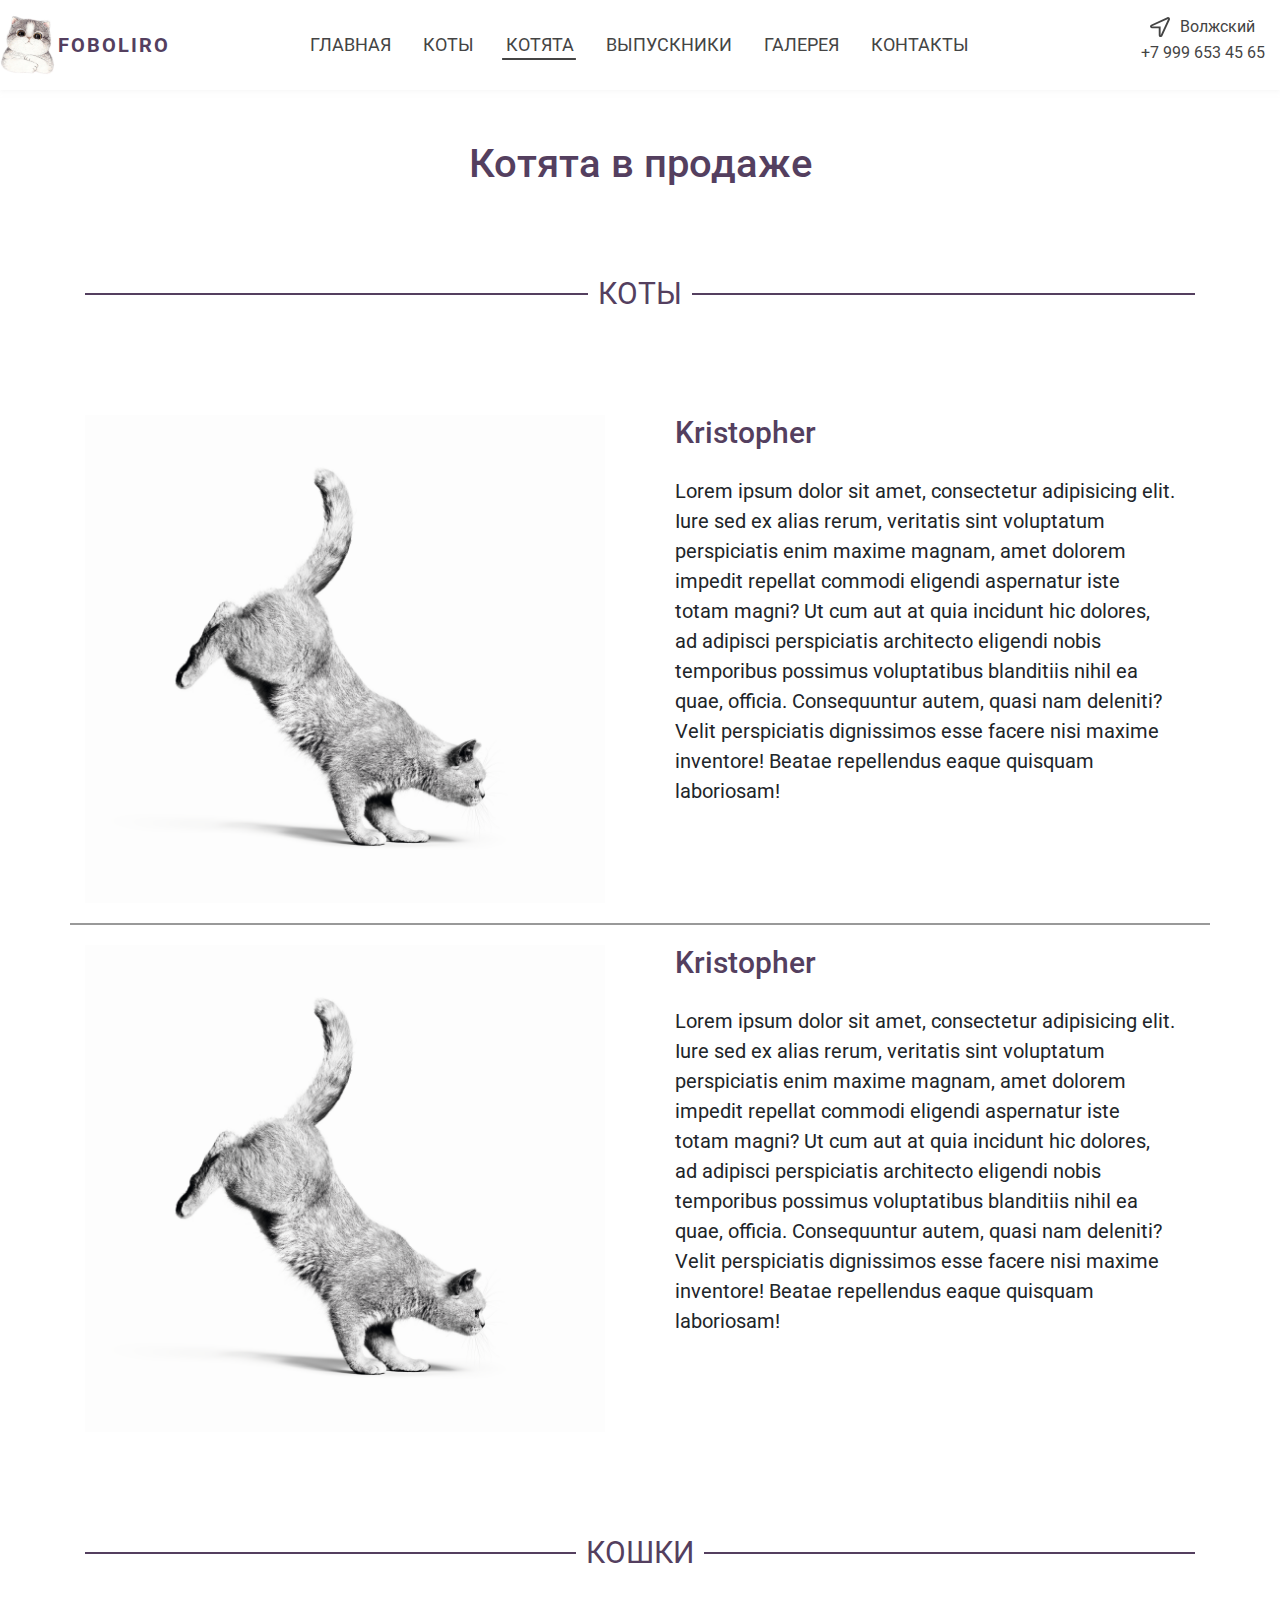
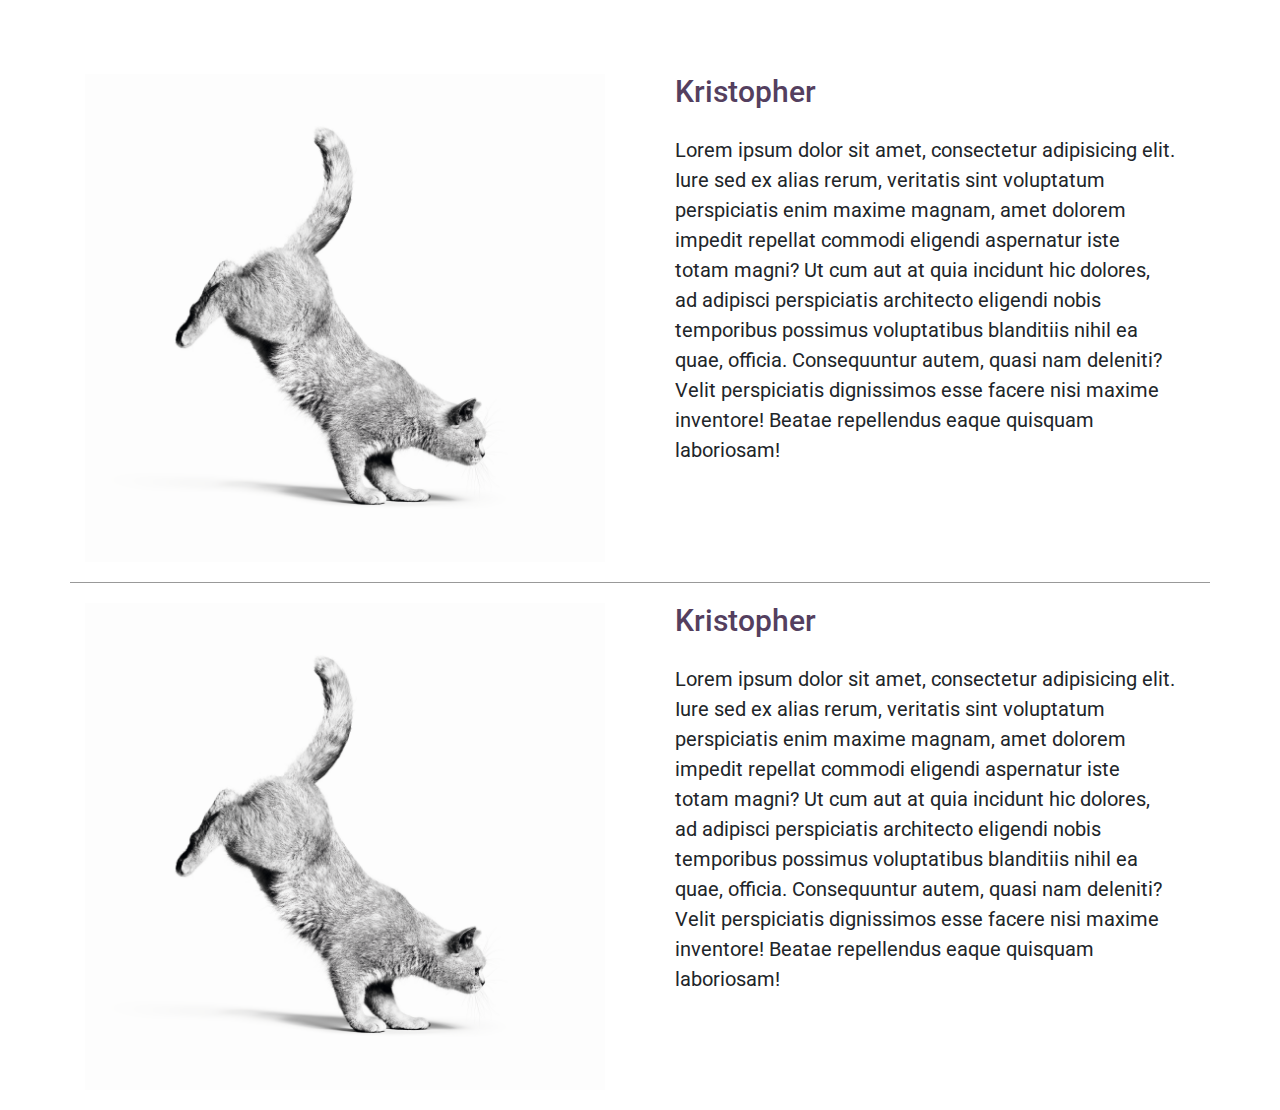
<file: cats/cittens.html>
<!doctype html>
<html lang="en">
  <head>
    <!-- Required meta tags -->
    <meta charset="utf-8">
    <meta http-equiv="X-UA-Compatible" content="IE=edge">
    <meta name="viewport" content="width=device-width, initial-scale=1, shrink-to-fit=no">
    <!-- Bootstrap CSS -->
    <link href="https://fonts.googleapis.com/css?family=Roboto:400,700&display=swap&subset=cyrillic,cyrillic-ext" rel="stylesheet">
    <link rel="stylesheet" href="https://stackpath.bootstrapcdn.com/bootstrap/4.4.1/css/bootstrap.min.css" integrity="sha384-Vkoo8x4CGsO3+Hhxv8T/Q5PaXtkKtu6ug5TOeNV6gBiFeWPGFN9MuhOf23Q9Ifjh" crossorigin="anonymous">
    <link rel="icon" href="img/favicon.ico">
    <link rel="stylesheet" href="css/style.css">
    <link rel="stylesheet" href="css/cittens.css">

    <!-- !!!!!!!!!! Добавиь тень к хедеру на мобиле, исправить скачки меню на мобиле на мелких экранах меньше 468 -->

    <title>Питомник</title>
  </head>
  <body>
  	<div class="header">
  		<div class="header-wrap">
  			<div class="container-fluid">
  				<div class="row">
  					<div class="col-lg-2 col-md-2 pr-0 pl-0">
  						<div class="header-logo">
  							<img src="img/logo-cat.png" alt="">
  							<div class="header-logo-text">
  								<p>Foboliro</p>
  							</div>
  						</div>
  					</div>
  					<div class="col-lg-8 col-md-8 pl-0 pr-0">
						<nav class="header-nav">
							<div class="header-nav-wrap">
								<a class="pl-0" href="index.html">Главная</a>
								<a href="cats.html" >Коты</a>
								<a href="cittens.html" >Котята</a>
								<a href="studs.html" >Выпускники</a>
								<a href="gallery.html" >Галерея</a>
								<a class="pr-0" href="contacts.html" >Контакты</a>
								<div class="header-anim"></div>
							</div>
						</nav>
  					</div>
  					<div class="col-lg-2 col-md-2 header-contacts pr-0">
  						<div class="header-right">
  							<div class="header-right-wrap2">
  								<div class="header-right-wrap">
  									<div class="header-location">
  										<svg xmlns="http://www.w3.org/2000/svg" viewBox="0 0 512 512"><path style="fill: #444" d="M461.9 0c-5.73 0-11.59 1.1-17.39 3.52L28.74 195.41c-47.97 22.39-31.98 92.75 19.19 92.75h175.91v175.91c0 30.01 24.21 47.93 48.74 47.93 17.3 0 34.75-8.9 44.01-28.74l191.9-415.78C522.06 34.89 494.14 0 461.9 0zM271.81 464.07V240.19h-47.97l-175.48.71c-.27-.37-.47-1.35.48-1.93L462.05 48.26c.61.41 1.28 1.07 1.69 1.68L271.81 464.07z"/></svg>
  										<span>Волжский</span>
  									</div>
  									<p class="header-phone">+7 999 653 45 65</p>
  								</div>
  							</div>
  						</div>
  				
  					</div>
  				</div>
  			</div>
  		</div>
  	</div>
  	<div class="header-mob">
  		<div class="row">
  			<div class="col-sm-2 col-2">
  				<div class="header-mob-menu">
  					<!-- <a>
  						<svg viewBox="4 0 24 32" width="24" height="32" x="168" y="160" xmlns="http://www.w3.org/2000/svg"><path d="M23 17H9a1 1 0 0 1 0-2h14a1 1 0 0 1 0 2zm-4.67-5H9a1 1 0 0 1 0-2h9.33a1 1 0 0 1 0 2zm2.8 10H9a1 1 0 0 1 0-2h12.13a1 1 0 0 1 0 2z" fill="#767676"/></svg>
  						<span>МЕНЮ</span>
  					</a> -->
  					<input id="hamburger1" class="hamburger" type="checkbox"/>
  					<label class="hamburger" for="hamburger1">
  						<i></i>
  						<text>
  							<close>close</close>
  							<open>menu</open>
  						</text>
  					</label>
  					<section class="drawer-list">
  						<ul>
  							<li><a href="index.html">Главная</a></li>
  							<li><a href="cats.html">Коты</a></li>
  							<li><a href="cittens.html">Котята</a></li>
  							<li><a href="studs.html">Выпускники</a></li>
  							<li><a href="contacts.html">Контакты</a></li>
  							<li><a href="gallery.html">Галерея</a></li>
  						</ul>
  					</section>
  				</div>
  			</div>
  			<div class="col-sm-4 offset-sm-2 col-4 offset-2">
  				<div class="header-logo">
  					<div class="header-logo-wrap">
  						<img src="img/logo-cat.png" alt="">
  						<div class="header-logo-text">
  							<p>Foboliro</p>
  						</div>
  					</div>
  				</div>
  			</div>
  			<div class="col-sm-3 offset-sm-1 col-4">
  				<div class="header-mob-phone">
  					<p class="header-phone">+7 999 653 45 65</p>
  				</div>
  			</div>
  		</div>
  	</div>

    <section class="kittens">
      <div class="container">
        <div class="kittens-header">
          <h1>Котята в продаже</h1>
        </div>

        <div class="general-border-king"></div>
        <div class="row bb1">
          <div class="col-md-6">
            <div class="cats-photo">
              <img src="img/cat.png" alt="">
            </div>
          </div>
          <div class="col-md-6">
            <div class="cats-text">
              <h4>Kristopher</h4>
              <p>Lorem ipsum dolor sit amet, consectetur adipisicing elit. Iure sed ex alias rerum, veritatis sint voluptatum perspiciatis enim maxime magnam, amet dolorem impedit repellat commodi eligendi aspernatur iste totam magni? Ut cum aut at quia incidunt hic dolores, ad adipisci perspiciatis architecto eligendi nobis temporibus possimus voluptatibus blanditiis nihil ea quae, officia. Consequuntur autem, quasi nam deleniti? Velit perspiciatis dignissimos esse facere nisi maxime inventore! Beatae repellendus eaque quisquam laboriosam!</p>
            </div>
          </div>
        </div>
        <div class="row bt1">
          <div class="col-md-6">
            <div class="cats-photo">
              <img src="img/cat.png" alt="">
            </div>
          </div>
          <div class="col-md-6">
            <div class="cats-text">
              <h4>Kristopher</h4>
              <p>Lorem ipsum dolor sit amet, consectetur adipisicing elit. Iure sed ex alias rerum, veritatis sint voluptatum perspiciatis enim maxime magnam, amet dolorem impedit repellat commodi eligendi aspernatur iste totam magni? Ut cum aut at quia incidunt hic dolores, ad adipisci perspiciatis architecto eligendi nobis temporibus possimus voluptatibus blanditiis nihil ea quae, officia. Consequuntur autem, quasi nam deleniti? Velit perspiciatis dignissimos esse facere nisi maxime inventore! Beatae repellendus eaque quisquam laboriosam!</p>
            </div>
          </div>
        </div>
        <div class="general-border-queen"></div>
        <div class="row">
          <div class="col-md-6">
            <div class="cats-photo">
              <img src="img/cat.png" alt="">
            </div>
          </div>
          <div class="col-md-6">
            <div class="cats-text">
              <h4>Kristopher</h4>
              <p>Lorem ipsum dolor sit amet, consectetur adipisicing elit. Iure sed ex alias rerum, veritatis sint voluptatum perspiciatis enim maxime magnam, amet dolorem impedit repellat commodi eligendi aspernatur iste totam magni? Ut cum aut at quia incidunt hic dolores, ad adipisci perspiciatis architecto eligendi nobis temporibus possimus voluptatibus blanditiis nihil ea quae, officia. Consequuntur autem, quasi nam deleniti? Velit perspiciatis dignissimos esse facere nisi maxime inventore! Beatae repellendus eaque quisquam laboriosam!</p>
            </div>
          </div>
        </div>
        <div class="row bt1">
          <div class="col-md-6">
            <div class="cats-photo">
              <img src="img/cat.png" alt="">
            </div>
          </div>
          <div class="col-md-6">
            <div class="cats-text">
              <h4>Kristopher</h4>
              <p>Lorem ipsum dolor sit amet, consectetur adipisicing elit. Iure sed ex alias rerum, veritatis sint voluptatum perspiciatis enim maxime magnam, amet dolorem impedit repellat commodi eligendi aspernatur iste totam magni? Ut cum aut at quia incidunt hic dolores, ad adipisci perspiciatis architecto eligendi nobis temporibus possimus voluptatibus blanditiis nihil ea quae, officia. Consequuntur autem, quasi nam deleniti? Velit perspiciatis dignissimos esse facere nisi maxime inventore! Beatae repellendus eaque quisquam laboriosam!</p>
            </div>
          </div>
        </div>
      </div>
    </section>









    <!-- Optional JavaScript -->
    <!-- jQuery first, then Popper.js, then Bootstrap JS -->
	<script src="https://code.jquery.com/jquery-3.4.1.min.js" integrity="sha256-CSXorXvZcTkaix6Yvo6HppcZGetbYMGWSFlBw8HfCJo=" crossorigin="anonymous"></script>
    <script src="https://cdn.jsdelivr.net/npm/popper.js@1.16.0/dist/umd/popper.min.js" integrity="sha384-Q6E9RHvbIyZFJoft+2mJbHaEWldlvI9IOYy5n3zV9zzTtmI3UksdQRVvoxMfooAo" crossorigin="anonymous"></script>
    <script src="https://stackpath.bootstrapcdn.com/bootstrap/4.4.1/js/bootstrap.min.js" integrity="sha384-wfSDF2E50Y2D1uUdj0O3uMBJnjuUD4Ih7YwaYd1iqfktj0Uod8GCExl3Og8ifwB6" crossorigin="anonymous"></script>
  </body>
</html>
</file>
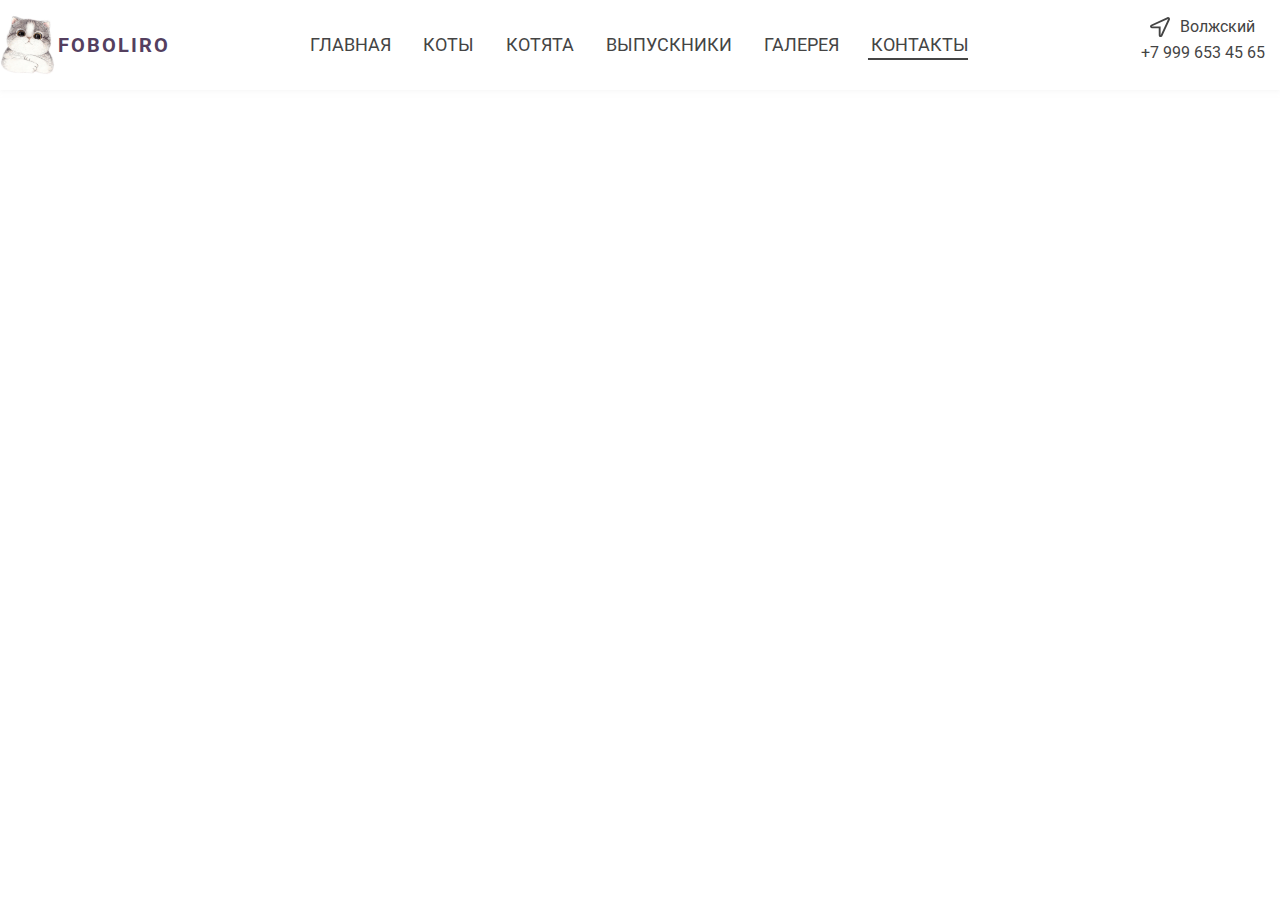
<file: cats/contacts.html>
<!doctype html>
<html lang="en">
  <head>
    <!-- Required meta tags -->
    <meta charset="utf-8">
    <meta http-equiv="X-UA-Compatible" content="IE=edge">
    <meta name="viewport" content="width=device-width, initial-scale=1, shrink-to-fit=no">
    <!-- Bootstrap CSS -->
    <link href="https://fonts.googleapis.com/css?family=Roboto:400,700&display=swap&subset=cyrillic,cyrillic-ext" rel="stylesheet">
    <link rel="stylesheet" href="https://stackpath.bootstrapcdn.com/bootstrap/4.4.1/css/bootstrap.min.css" integrity="sha384-Vkoo8x4CGsO3+Hhxv8T/Q5PaXtkKtu6ug5TOeNV6gBiFeWPGFN9MuhOf23Q9Ifjh" crossorigin="anonymous">
    <link rel="icon" href="img/favicon.ico">
    <link rel="stylesheet" href="css/style.css">
    <link rel="stylesheet" href="css/contacts.css">

    <!-- !!!!!!!!!! Добавиь тень к хедеру на мобиле, исправить скачки меню на мобиле на мелких экранах меньше 468 -->

    <title>Питомник</title>
  </head>
  <body>
  	<div class="header">
  		<div class="header-wrap">
  			<div class="container-fluid">
  				<div class="row">
  					<div class="col-lg-2 col-md-2 pr-0 pl-0">
  						<div class="header-logo">
  							<img src="img/logo-cat.png" alt="">
  							<div class="header-logo-text">
  								<p>Foboliro</p>
  							</div>
  						</div>
  					</div>
  					<div class="col-lg-8 col-md-8 pl-0 pr-0">
						<nav class="header-nav">
							<div class="header-nav-wrap">
								<a class="pl-0" href="index.html">Главная</a>
								<a href="cats.html" >Коты</a>
								<a href="cittens.html" >Котята</a>
								<a href="studs.html" >Выпускники</a>
								<a href="gallery.html" >Галерея</a>
								<a class="pr-0" href="contacts.html" >Контакты</a>
								<div class="header-anim"></div>
							</div>
						</nav>
  					</div>
  					<div class="col-lg-2 col-md-2 header-contacts pr-0">
  						<div class="header-right">
  							<div class="header-right-wrap2">
  								<div class="header-right-wrap">
  									<div class="header-location">
  										<svg xmlns="http://www.w3.org/2000/svg" viewBox="0 0 512 512"><path style="fill: #444" d="M461.9 0c-5.73 0-11.59 1.1-17.39 3.52L28.74 195.41c-47.97 22.39-31.98 92.75 19.19 92.75h175.91v175.91c0 30.01 24.21 47.93 48.74 47.93 17.3 0 34.75-8.9 44.01-28.74l191.9-415.78C522.06 34.89 494.14 0 461.9 0zM271.81 464.07V240.19h-47.97l-175.48.71c-.27-.37-.47-1.35.48-1.93L462.05 48.26c.61.41 1.28 1.07 1.69 1.68L271.81 464.07z"/></svg>
  										<span>Волжский</span>
  									</div>
  									<p class="header-phone">+7 999 653 45 65</p>
  								</div>
  							</div>
  						</div>
  				
  					</div>
  				</div>
  			</div>
  		</div>
  	</div>
  	<div class="header-mob">
  		<div class="row">
  			<div class="col-sm-2 col-2">
  				<div class="header-mob-menu">
  					<input id="hamburger1" class="hamburger" type="checkbox"/>
  					<label class="hamburger" for="hamburger1">
  						<i></i>
  						<text>
  							<close>close</close>
  							<open>menu</open>
  						</text>
  					</label>
  					<section class="drawer-list">
  						<ul>
  							<li><a href="index.html">Главная</a></li>
  							<li><a href="cats.html">Коты</a></li>
  							<li><a href="cittens.html">Котята</a></li>
  							<li><a href="studs.html">Выпускники</a></li>
  							<li><a href="contacts.html">Контакты</a></li>
  							<li><a href="gallery.html">Галерея</a></li>
  						</ul>
  					</section>
  				</div>
  			</div>
  			<div class="col-sm-4 offset-sm-2 col-4 offset-2">
  				<div class="header-logo">
  					<div class="header-logo-wrap">
  						<img src="img/logo-cat.png" alt="">
  						<div class="header-logo-text">
  							<p>Foboliro</p>
  						</div>
  					</div>
  				</div>
  			</div>
  			<div class="col-sm-3 offset-sm-1 col-4">
  				<div class="header-mob-phone">
  					<p class="header-phone">+7 999 653 45 65</p>
  				</div>
  			</div>
  		</div>
  	</div>


    <!-- Optional JavaScript -->
    <!-- jQuery first, then Popper.js, then Bootstrap JS -->
	<script src="https://code.jquery.com/jquery-3.4.1.min.js" integrity="sha256-CSXorXvZcTkaix6Yvo6HppcZGetbYMGWSFlBw8HfCJo=" crossorigin="anonymous"></script>
    <script src="https://cdn.jsdelivr.net/npm/popper.js@1.16.0/dist/umd/popper.min.js" integrity="sha384-Q6E9RHvbIyZFJoft+2mJbHaEWldlvI9IOYy5n3zV9zzTtmI3UksdQRVvoxMfooAo" crossorigin="anonymous"></script>
    <script src="https://stackpath.bootstrapcdn.com/bootstrap/4.4.1/js/bootstrap.min.js" integrity="sha384-wfSDF2E50Y2D1uUdj0O3uMBJnjuUD4Ih7YwaYd1iqfktj0Uod8GCExl3Og8ifwB6" crossorigin="anonymous"></script>
  </body>
</html>
</file>
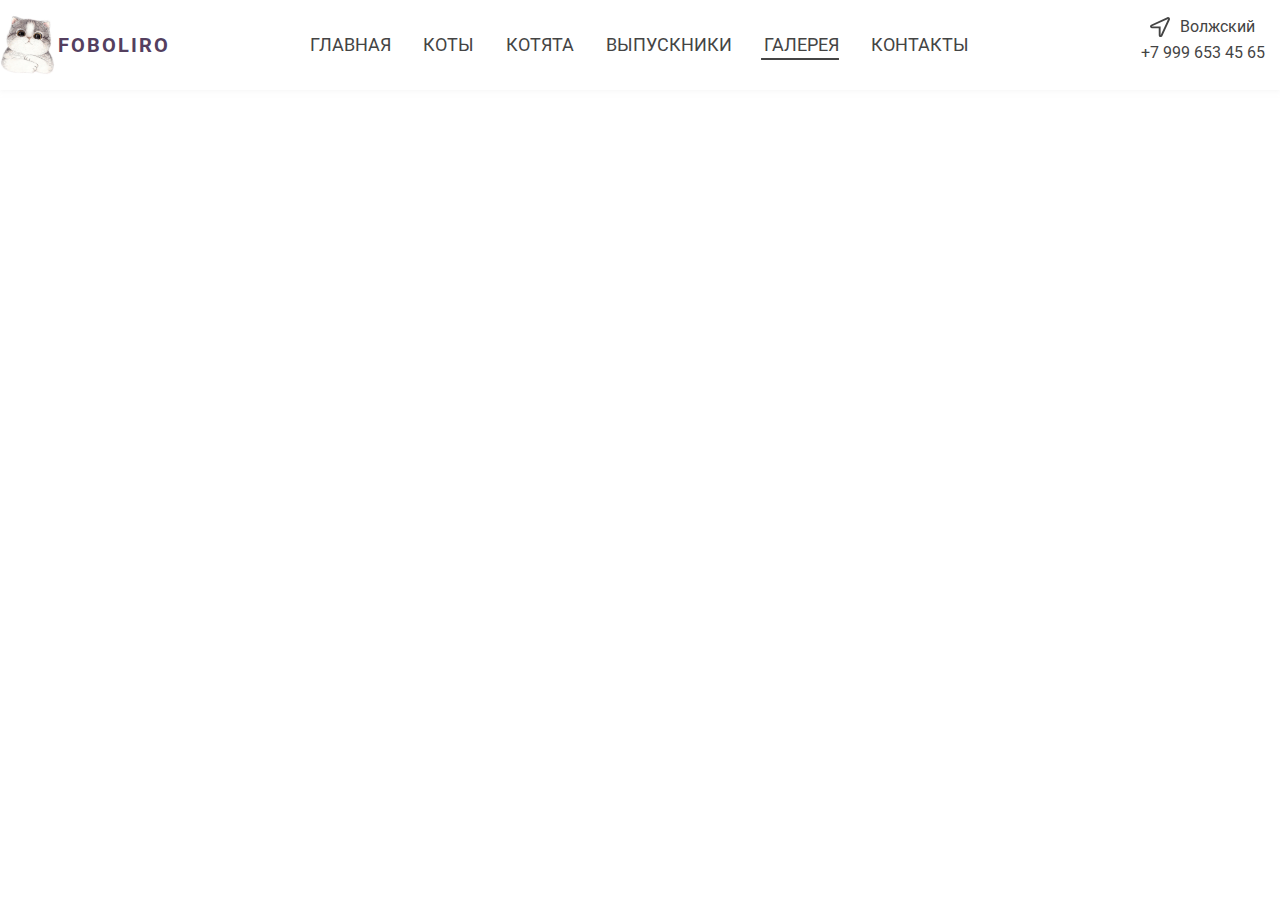
<file: cats/gallery.html>
<!doctype html>
<html lang="en">
  <head>
    <!-- Required meta tags -->
    <meta charset="utf-8">
    <meta http-equiv="X-UA-Compatible" content="IE=edge">
    <meta name="viewport" content="width=device-width, initial-scale=1, shrink-to-fit=no">
    <!-- Bootstrap CSS -->
    <link href="https://fonts.googleapis.com/css?family=Roboto:400,700&display=swap&subset=cyrillic,cyrillic-ext" rel="stylesheet">
    <link rel="stylesheet" href="https://stackpath.bootstrapcdn.com/bootstrap/4.4.1/css/bootstrap.min.css" integrity="sha384-Vkoo8x4CGsO3+Hhxv8T/Q5PaXtkKtu6ug5TOeNV6gBiFeWPGFN9MuhOf23Q9Ifjh" crossorigin="anonymous">
    <link rel="icon" href="img/favicon.ico">
    <link rel="stylesheet" href="css/style.css">
    <link rel="stylesheet" href="css/gallery.css">

    <!-- !!!!!!!!!! Добавиь тень к хедеру на мобиле, исправить скачки меню на мобиле на мелких экранах меньше 468 -->

    <title>Питомник</title>
  </head>
  <body>
  	<div class="header">
  		<div class="header-wrap">
  			<div class="container-fluid">
  				<div class="row">
  					<div class="col-lg-2 col-md-2 pr-0 pl-0">
  						<div class="header-logo">
  							<img src="img/logo-cat.png" alt="">
  							<div class="header-logo-text">
  								<p>Foboliro</p>
  							</div>
  						</div>
  					</div>
  					<div class="col-lg-8 col-md-8 pl-0 pr-0">
						<nav class="header-nav">
							<div class="header-nav-wrap">
								<a class="pl-0" href="index.html">Главная</a>
								<a href="cats.html" >Коты</a>
								<a href="cittens.html" >Котята</a>
								<a href="studs.html" >Выпускники</a>
								<a href="gallery.html" >Галерея</a>
								<a class="pr-0" href="contacts.html" >Контакты</a>
								<div class="header-anim"></div>
							</div>
						</nav>
  					</div>
  					<div class="col-lg-2 col-md-2 header-contacts pr-0">
  						<div class="header-right">
  							<div class="header-right-wrap2">
  								<div class="header-right-wrap">
  									<div class="header-location">
  										<svg xmlns="http://www.w3.org/2000/svg" viewBox="0 0 512 512"><path style="fill: #444" d="M461.9 0c-5.73 0-11.59 1.1-17.39 3.52L28.74 195.41c-47.97 22.39-31.98 92.75 19.19 92.75h175.91v175.91c0 30.01 24.21 47.93 48.74 47.93 17.3 0 34.75-8.9 44.01-28.74l191.9-415.78C522.06 34.89 494.14 0 461.9 0zM271.81 464.07V240.19h-47.97l-175.48.71c-.27-.37-.47-1.35.48-1.93L462.05 48.26c.61.41 1.28 1.07 1.69 1.68L271.81 464.07z"/></svg>
  										<span>Волжский</span>
  									</div>
  									<p class="header-phone">+7 999 653 45 65</p>
  								</div>
  							</div>
  						</div>
  				
  					</div>
  				</div>
  			</div>
  		</div>
  	</div>
  	<div class="header-mob">
  		<div class="row">
  			<div class="col-sm-2 col-2">
  				<div class="header-mob-menu">
  					<!-- <a>
  						<svg viewBox="4 0 24 32" width="24" height="32" x="168" y="160" xmlns="http://www.w3.org/2000/svg"><path d="M23 17H9a1 1 0 0 1 0-2h14a1 1 0 0 1 0 2zm-4.67-5H9a1 1 0 0 1 0-2h9.33a1 1 0 0 1 0 2zm2.8 10H9a1 1 0 0 1 0-2h12.13a1 1 0 0 1 0 2z" fill="#767676"/></svg>
  						<span>МЕНЮ</span>
  					</a> -->
  					<input id="hamburger1" class="hamburger" type="checkbox"/>
  					<label class="hamburger" for="hamburger1">
  						<i></i>
  						<text>
  							<close>close</close>
  							<open>menu</open>
  						</text>
  					</label>
  					<section class="drawer-list">
  						<ul>
  							<li><a href="index.html">Главная</a></li>
  							<li><a href="cats.html">Коты</a></li>
  							<li><a href="cittens.html">Котята</a></li>
  							<li><a href="studs.html">Выпускники</a></li>
  							<li><a href="contacts.html">Контакты</a></li>
  							<li><a href="gallery.html">Галерея</a></li>
  						</ul>
  					</section>
  				</div>
  			</div>
  			<div class="col-sm-4 offset-sm-2 col-4 offset-2">
  				<div class="header-logo">
  					<div class="header-logo-wrap">
  						<img src="img/logo-cat.png" alt="">
  						<div class="header-logo-text">
  							<p>Foboliro</p>
  						</div>
  					</div>
  				</div>
  			</div>
  			<div class="col-sm-3 offset-sm-1 col-4">
  				<div class="header-mob-phone">
  					<p class="header-phone">+7 999 653 45 65</p>
  				</div>
  			</div>
  		</div>
  	</div>


    <!-- Optional JavaScript -->
    <!-- jQuery first, then Popper.js, then Bootstrap JS -->
	<script src="https://code.jquery.com/jquery-3.4.1.min.js" integrity="sha256-CSXorXvZcTkaix6Yvo6HppcZGetbYMGWSFlBw8HfCJo=" crossorigin="anonymous"></script>
    <script src="https://cdn.jsdelivr.net/npm/popper.js@1.16.0/dist/umd/popper.min.js" integrity="sha384-Q6E9RHvbIyZFJoft+2mJbHaEWldlvI9IOYy5n3zV9zzTtmI3UksdQRVvoxMfooAo" crossorigin="anonymous"></script>
    <script src="https://stackpath.bootstrapcdn.com/bootstrap/4.4.1/js/bootstrap.min.js" integrity="sha384-wfSDF2E50Y2D1uUdj0O3uMBJnjuUD4Ih7YwaYd1iqfktj0Uod8GCExl3Og8ifwB6" crossorigin="anonymous"></script>
  </body>
</html>
</file>
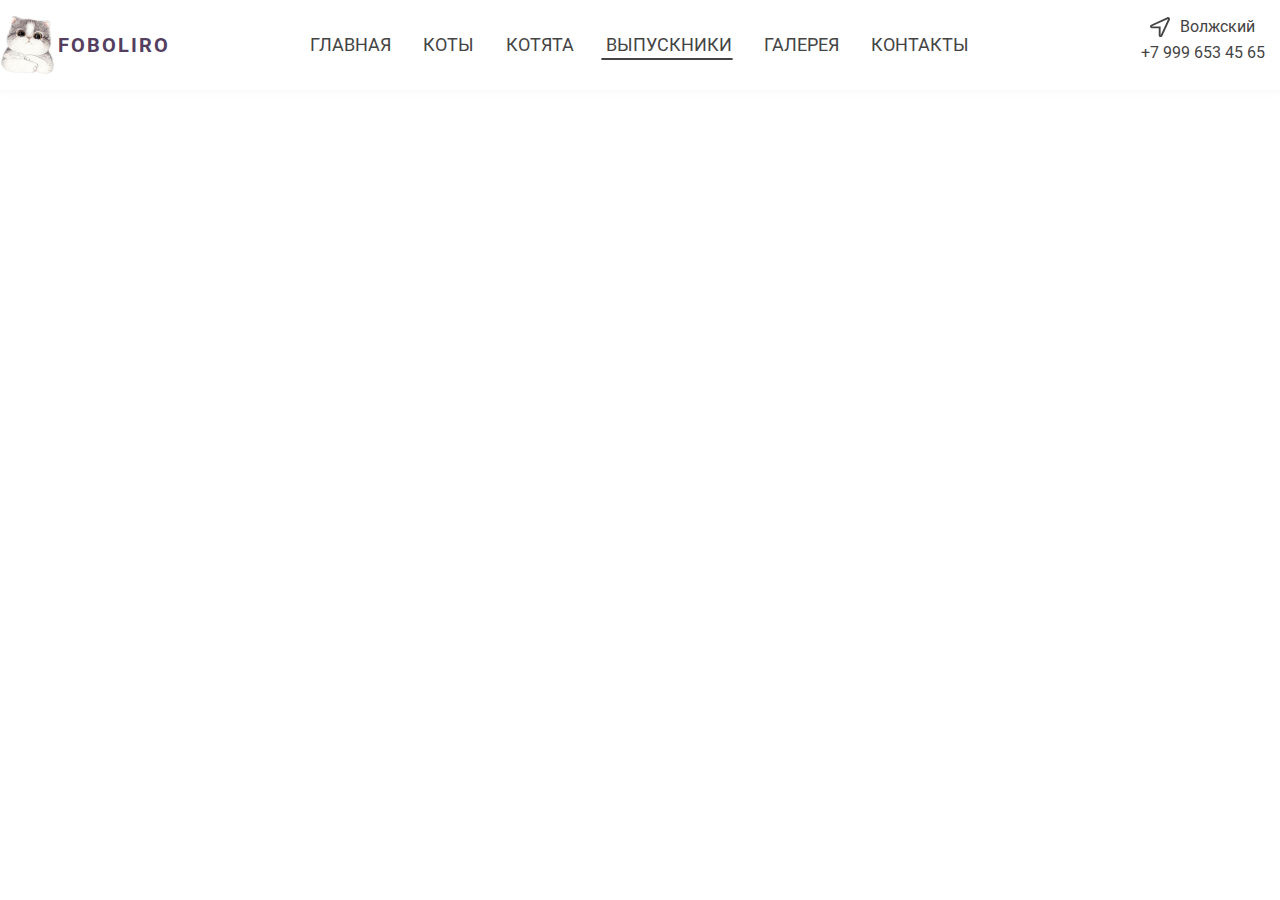
<file: cats/studs.html>
<!doctype html>
<html lang="en">
  <head>
    <!-- Required meta tags -->
    <meta charset="utf-8">
    <meta http-equiv="X-UA-Compatible" content="IE=edge">
    <meta name="viewport" content="width=device-width, initial-scale=1, shrink-to-fit=no">
    <!-- Bootstrap CSS -->
    <link href="https://fonts.googleapis.com/css?family=Roboto:400,700&display=swap&subset=cyrillic,cyrillic-ext" rel="stylesheet">
    <link rel="stylesheet" href="https://stackpath.bootstrapcdn.com/bootstrap/4.4.1/css/bootstrap.min.css" integrity="sha384-Vkoo8x4CGsO3+Hhxv8T/Q5PaXtkKtu6ug5TOeNV6gBiFeWPGFN9MuhOf23Q9Ifjh" crossorigin="anonymous">
    <link rel="icon" href="img/favicon.ico">
    <link rel="stylesheet" href="css/style.css">
    <link rel="stylesheet" href="css/studs.css">

    <!-- !!!!!!!!!! Добавиь тень к хедеру на мобиле, исправить скачки меню на мобиле на мелких экранах меньше 468 -->

    <title>Питомник</title>
  </head>
  <body>
  	<div class="header">
  		<div class="header-wrap">
  			<div class="container-fluid">
  				<div class="row">
  					<div class="col-lg-2 col-md-2 pr-0 pl-0">
  						<div class="header-logo">
  							<img src="img/logo-cat.png" alt="">
  							<div class="header-logo-text">
  								<p>Foboliro</p>
  							</div>
  						</div>
  					</div>
  					<div class="col-lg-8 col-md-8 pl-0 pr-0">
						<nav class="header-nav">
							<div class="header-nav-wrap">
								<a class="pl-0" href="index.html">Главная</a>
								<a href="cats.html" >Коты</a>
								<a href="cittens.html" >Котята</a>
								<a href="studs.html" >Выпускники</a>
								<a href="gallery.html" >Галерея</a>
								<a class="pr-0" href="contacts.html" >Контакты</a>
								<div class="header-anim"></div>
							</div>
						</nav>
  					</div>
  					<div class="col-lg-2 col-md-2 header-contacts pr-0">
  						<div class="header-right">
  							<div class="header-right-wrap2">
  								<div class="header-right-wrap">
  									<div class="header-location">
  										<svg xmlns="http://www.w3.org/2000/svg" viewBox="0 0 512 512"><path style="fill: #444" d="M461.9 0c-5.73 0-11.59 1.1-17.39 3.52L28.74 195.41c-47.97 22.39-31.98 92.75 19.19 92.75h175.91v175.91c0 30.01 24.21 47.93 48.74 47.93 17.3 0 34.75-8.9 44.01-28.74l191.9-415.78C522.06 34.89 494.14 0 461.9 0zM271.81 464.07V240.19h-47.97l-175.48.71c-.27-.37-.47-1.35.48-1.93L462.05 48.26c.61.41 1.28 1.07 1.69 1.68L271.81 464.07z"/></svg>
  										<span>Волжский</span>
  									</div>
  									<p class="header-phone">+7 999 653 45 65</p>
  								</div>
  							</div>
  						</div>
  				
  					</div>
  				</div>
  			</div>
  		</div>
  	</div>
  	<div class="header-mob">
  		<div class="row">
  			<div class="col-sm-2 col-2">
  				<div class="header-mob-menu">
  					<!-- <a>
  						<svg viewBox="4 0 24 32" width="24" height="32" x="168" y="160" xmlns="http://www.w3.org/2000/svg"><path d="M23 17H9a1 1 0 0 1 0-2h14a1 1 0 0 1 0 2zm-4.67-5H9a1 1 0 0 1 0-2h9.33a1 1 0 0 1 0 2zm2.8 10H9a1 1 0 0 1 0-2h12.13a1 1 0 0 1 0 2z" fill="#767676"/></svg>
  						<span>МЕНЮ</span>
  					</a> -->
  					<input id="hamburger1" class="hamburger" type="checkbox"/>
  					<label class="hamburger" for="hamburger1">
  						<i></i>
  						<text>
  							<close>close</close>
  							<open>menu</open>
  						</text>
  					</label>
  					<section class="drawer-list">
  						<ul>
  							<li><a href="index.html">Главная</a></li>
  							<li><a href="cats.html">Коты</a></li>
  							<li><a href="cittens.html">Котята</a></li>
  							<li><a href="studs.html">Выпускники</a></li>
  							<li><a href="contacts.html">Контакты</a></li>
  							<li><a href="gallery.html">Галерея</a></li>
  						</ul>
  					</section>
  				</div>
  			</div>
  			<div class="col-sm-4 offset-sm-2 col-4 offset-2">
  				<div class="header-logo">
  					<div class="header-logo-wrap">
  						<img src="img/logo-cat.png" alt="">
  						<div class="header-logo-text">
  							<p>Foboliro</p>
  						</div>
  					</div>
  				</div>
  			</div>
  			<div class="col-sm-3 offset-sm-1 col-4">
  				<div class="header-mob-phone">
  					<p class="header-phone">+7 999 653 45 65</p>
  				</div>
  			</div>
  		</div>
  	</div>


    <!-- Optional JavaScript -->
    <!-- jQuery first, then Popper.js, then Bootstrap JS -->
	<script src="https://code.jquery.com/jquery-3.4.1.min.js" integrity="sha256-CSXorXvZcTkaix6Yvo6HppcZGetbYMGWSFlBw8HfCJo=" crossorigin="anonymous"></script>
    <script src="https://cdn.jsdelivr.net/npm/popper.js@1.16.0/dist/umd/popper.min.js" integrity="sha384-Q6E9RHvbIyZFJoft+2mJbHaEWldlvI9IOYy5n3zV9zzTtmI3UksdQRVvoxMfooAo" crossorigin="anonymous"></script>
    <script src="https://stackpath.bootstrapcdn.com/bootstrap/4.4.1/js/bootstrap.min.js" integrity="sha384-wfSDF2E50Y2D1uUdj0O3uMBJnjuUD4Ih7YwaYd1iqfktj0Uod8GCExl3Og8ifwB6" crossorigin="anonymous"></script>
  </body>
</html>
</file>
<file: cats/css/style.css>
html {
  font-size: 10px;
}
body {
  font-family: 'Roboto', sans-serif;
  width: 100%;
  overflow-x: hidden;
}
a:hover {
  text-decoration: none;
}
button:focus,
input:focus,
a:focus,
textarea:focus,
.slick-slide:focus {
  outline: none;
}
input.hamburger {
  display: none;
}
input.hamburger:checked ~ .drawer-list {
  -webkit-transform: translateX(0);
          transform: translateX(0);
  border-bottom-right-radius: 0;
}
input.hamburger:checked ~ .drawer-list li {
  -webkit-transform: translateX(0);
          transform: translateX(0);
}
input.hamburger:checked ~ .drawer-list li:nth-child( 1) {
  -webkit-transition: -webkit-transform 1s 0.08s cubic-bezier(0.29, 1.4, 0.44, 0.96);
  transition: -webkit-transform 1s 0.08s cubic-bezier(0.29, 1.4, 0.44, 0.96);
  transition: transform 1s 0.08s cubic-bezier(0.29, 1.4, 0.44, 0.96);
  transition: transform 1s 0.08s cubic-bezier(0.29, 1.4, 0.44, 0.96), -webkit-transform 1s 0.08s cubic-bezier(0.29, 1.4, 0.44, 0.96);
}
input.hamburger:checked ~ .drawer-list li:nth-child( 2) {
  -webkit-transition: -webkit-transform 1s 0.16s cubic-bezier(0.29, 1.4, 0.44, 0.96);
  transition: -webkit-transform 1s 0.16s cubic-bezier(0.29, 1.4, 0.44, 0.96);
  transition: transform 1s 0.16s cubic-bezier(0.29, 1.4, 0.44, 0.96);
  transition: transform 1s 0.16s cubic-bezier(0.29, 1.4, 0.44, 0.96), -webkit-transform 1s 0.16s cubic-bezier(0.29, 1.4, 0.44, 0.96);
}
input.hamburger:checked ~ .drawer-list li:nth-child( 3) {
  -webkit-transition: -webkit-transform 1s 0.24s cubic-bezier(0.29, 1.4, 0.44, 0.96);
  transition: -webkit-transform 1s 0.24s cubic-bezier(0.29, 1.4, 0.44, 0.96);
  transition: transform 1s 0.24s cubic-bezier(0.29, 1.4, 0.44, 0.96);
  transition: transform 1s 0.24s cubic-bezier(0.29, 1.4, 0.44, 0.96), -webkit-transform 1s 0.24s cubic-bezier(0.29, 1.4, 0.44, 0.96);
}
input.hamburger:checked ~ .drawer-list li:nth-child( 4) {
  -webkit-transition: -webkit-transform 1s 0.32s cubic-bezier(0.29, 1.4, 0.44, 0.96);
  transition: -webkit-transform 1s 0.32s cubic-bezier(0.29, 1.4, 0.44, 0.96);
  transition: transform 1s 0.32s cubic-bezier(0.29, 1.4, 0.44, 0.96);
  transition: transform 1s 0.32s cubic-bezier(0.29, 1.4, 0.44, 0.96), -webkit-transform 1s 0.32s cubic-bezier(0.29, 1.4, 0.44, 0.96);
}
input.hamburger:checked ~ .drawer-list li:nth-child( 5) {
  -webkit-transition: -webkit-transform 1s 0.4s cubic-bezier(0.29, 1.4, 0.44, 0.96);
  transition: -webkit-transform 1s 0.4s cubic-bezier(0.29, 1.4, 0.44, 0.96);
  transition: transform 1s 0.4s cubic-bezier(0.29, 1.4, 0.44, 0.96);
  transition: transform 1s 0.4s cubic-bezier(0.29, 1.4, 0.44, 0.96), -webkit-transform 1s 0.4s cubic-bezier(0.29, 1.4, 0.44, 0.96);
}
input.hamburger:checked ~ .drawer-list li:nth-child( 6) {
  -webkit-transition: -webkit-transform 1s 0.48s cubic-bezier(0.29, 1.4, 0.44, 0.96);
  transition: -webkit-transform 1s 0.48s cubic-bezier(0.29, 1.4, 0.44, 0.96);
  transition: transform 1s 0.48s cubic-bezier(0.29, 1.4, 0.44, 0.96);
  transition: transform 1s 0.48s cubic-bezier(0.29, 1.4, 0.44, 0.96), -webkit-transform 1s 0.48s cubic-bezier(0.29, 1.4, 0.44, 0.96);
}
input.hamburger:checked ~ .drawer-list li a {
  padding-right: 15px;
}
input.hamburger:checked ~ label {
  position: fixed;
  top: 5px;
  left: 9px;
}
input.hamburger:checked ~ label > i {
  background-color: transparent;
  -webkit-transform: rotate(90deg);
          transform: rotate(90deg);
}
input.hamburger:checked ~ label > i:before {
  -webkit-transform: translate(-50%, -50%) rotate(315deg);
          transform: translate(-50%, -50%) rotate(315deg);
  background-color: #fff;
  -webkit-transition: background-color 0s, -webkit-transform 0.35s;
  transition: background-color 0s, -webkit-transform 0.35s;
  transition: transform 0.35s, background-color 0s;
  transition: transform 0.35s, background-color 0s, -webkit-transform 0.35s;
}
input.hamburger:checked ~ label > i:after {
  -webkit-transform: translate(-50%, -50%) rotate(-315deg);
          transform: translate(-50%, -50%) rotate(-315deg);
  background-color: #fff;
  -webkit-transition: background-color 0s, -webkit-transform 0.35s;
  transition: background-color 0s, -webkit-transform 0.35s;
  transition: transform 0.35s, background-color 0s;
  transition: transform 0.35s, background-color 0s, -webkit-transform 0.35s;
}
input.hamburger:checked ~ label close {
  color: #fff;
  width: 100%;
}
input.hamburger:checked ~ label open {
  color: rgba(255, 255, 255, 0);
  width: 0;
}
label.hamburger {
  z-index: 9999;
  position: relative;
  display: block;
  height: 30px;
  width: 30px;
}
label.hamburger:hover {
  cursor: pointer;
}
label.hamburger text close,
label.hamburger text open {
  text-transform: uppercase;
  font-size: .8rem;
  position: absolute;
  -webkit-transform: translateY(35px);
          transform: translateY(35px);
  text-align: center;
  overflow: hidden;
  -webkit-transition: width .25s .35s, color .45s .35s;
  transition: width .25s .35s, color .45s .35s;
}
label.hamburger text close {
  color: rgba(0, 0, 0, 0);
  right: 0;
  width: 0;
}
label.hamburger text open {
  color: #444;
  width: 100%;
}
label.hamburger > i {
  position: absolute;
  width: 100%;
  height: 2px;
  top: 50%;
  background-color: #444;
  pointer-events: auto;
  -webkit-transition-duration: .35s;
          transition-duration: .35s;
  -webkit-transition-delay: .35s;
          transition-delay: .35s;
}
label.hamburger > i:before,
label.hamburger > i:after {
  position: absolute;
  display: block;
  width: 100%;
  height: 2px;
  left: 50%;
  background-color: #444;
  content: "";
  -webkit-transition: background-color 1s 0.45s cubic-bezier(0, 1, 0, 1), -webkit-transform 0.35s;
  transition: background-color 1s 0.45s cubic-bezier(0, 1, 0, 1), -webkit-transform 0.35s;
  transition: transform 0.35s, background-color 1s 0.45s cubic-bezier(0, 1, 0, 1);
  transition: transform 0.35s, background-color 1s 0.45s cubic-bezier(0, 1, 0, 1), -webkit-transform 0.35s;
  -webkit-transform-origin: 50% 50%;
          transform-origin: 50% 50%;
}
label.hamburger > i:before {
  -webkit-transform: translate(-50%, -9px);
          transform: translate(-50%, -9px);
}
label.hamburger > i:after {
  -webkit-transform: translate(-50%, 9px);
          transform: translate(-50%, 9px);
}
label.hamburger {
  position: absolute;
  top: 5px;
  left: 25px;
}
.drawer-list {
  position: fixed;
  right: 0;
  top: 0;
  height: 100vh;
  width: 100vw;
  -webkit-transform: translate(-100vw, 0);
          transform: translate(-100vw, 0);
  /* ie workaround */
  -ms-transform: translateX(100vw);
  -webkit-box-sizing: border-box;
          box-sizing: border-box;
  pointer-events: none;
  padding-top: 125px;
  -webkit-transition: width 475ms ease-out, border-radius 0.8s 0.1s ease, -webkit-transform 450ms ease;
  transition: width 475ms ease-out, border-radius 0.8s 0.1s ease, -webkit-transform 450ms ease;
  transition: width 475ms ease-out, transform 450ms ease, border-radius 0.8s 0.1s ease;
  transition: width 475ms ease-out, transform 450ms ease, border-radius 0.8s 0.1s ease, -webkit-transform 450ms ease;
  border-bottom-right-radius: 100vw;
  background-color: rgba(57, 43, 64, 0.9);
  z-index: 5;
}
.drawer-list ul {
  height: 100%;
  width: 100%;
  margin: 0;
  padding: 0;
  overflow: auto;
  overflow-x: hidden;
  pointer-events: auto;
}
.drawer-list li {
  list-style: none;
  text-transform: uppercase;
  pointer-events: auto;
  white-space: nowrap;
  -webkit-box-sizing: border-box;
          box-sizing: border-box;
  -webkit-transform: translateX(-100vw);
          transform: translateX(-100vw);
  /* ie workaround */
  -ms-transform: translateX(100vw);
}
.drawer-list li:last-child {
  margin-bottom: 2em;
}
.drawer-list li a {
  text-decoration: none;
  color: #FEFEFE;
  text-align: center;
  display: block;
  padding: 1rem;
  font-size: calc(23.5px);
}
.drawer-list li a:hover {
  cursor: pointer;
  background-color: rgba(30, 23, 33, 0.9);
}
.header {
  color: #444;
  width: 100%!important;
  padding: 1.5rem 0;
  -webkit-box-shadow: 0 2px 4px rgba(241, 241, 241, 0.5);
          box-shadow: 0 2px 4px rgba(241, 241, 241, 0.5);
  overflow: hidden;
}
.header-nav {
  height: 100%;
  display: -webkit-box;
  display: -ms-flexbox;
  display: flex;
  -webkit-box-pack: center;
      -ms-flex-pack: center;
          justify-content: center;
  -webkit-box-align: center;
      -ms-flex-align: center;
          align-items: center;
}
.header-nav a {
  text-decoration: none;
  color: #444;
  text-transform: uppercase;
  font-size: 1.8rem;
  display: inline-block;
  text-align: center;
  padding: 0 1.5rem;
  -webkit-transition: all .33s linear;
  transition: all .33s linear;
}
.header-nav a:hover {
  color: #5b3470;
}
.header-nav-wrap > div {
  width: 82px;
  height: 2px;
  background: #444;
}
.header-nav a:nth-child(1) ~ div {
  -webkit-transform: scaleX(0.999999);
          transform: scaleX(0.999999);
  -webkit-transition: all .33s linear;
  transition: all .33s linear;
}
.header-nav a:nth-child(2):hover ~ div {
  -webkit-transform: translate(97px) scaleX(0.68);
          transform: translate(97px) scaleX(0.68);
  background-color: #5b3470;
  -webkit-transition: all .33s linear;
  transition: all .33s linear;
}
.header-nav a:nth-child(3):hover ~ div {
  -webkit-transform: translate(188px) scaleX(0.9);
          transform: translate(188px) scaleX(0.9);
  background-color: #5b3470;
  -webkit-transition: all .33s linear;
  transition: all .33s linear;
}
.header-nav a:nth-child(4):hover ~ div {
  -webkit-transform: translate(316px) scaleX(1.6);
          transform: translate(316px) scaleX(1.6);
  background-color: #5b3470;
  color: #5b3470;
  -webkit-transition: all .33s linear;
  transition: all .33s linear;
}
.header-nav a:nth-child(5):hover ~ div {
  -webkit-transform: translate(449px) scaleX(0.95);
          transform: translate(449px) scaleX(0.95);
  background-color: #5b3470;
  color: #5b3470;
  -webkit-transition: all .33s linear;
  transition: all .33s linear;
}
.header-nav a:nth-child(6):hover ~ div {
  -webkit-transform: translate(567px) scaleX(1.22);
          transform: translate(567px) scaleX(1.22);
  background-color: #5b3470;
  color: #5b3470;
  -webkit-transition: all .33s linear;
  transition: all .33s linear;
}
.header-nav a:nth-child(1):hover {
  -webkit-transform: scaleX(0.9999999);
          transform: scaleX(0.9999999);
  color: inherit;
}
.header-right {
  height: 100%;
  width: 100%;
  display: -webkit-box;
  display: -ms-flexbox;
  display: flex;
  -webkit-box-align: center;
      -ms-flex-align: center;
          align-items: center;
}
.header-right svg {
  height: 2rem;
  padding-right: 1rem;
}
.header-right span {
  font-size: 1.6rem;
}
.header-right-wrap {
  text-align: center;
  display: inline-block;
  width: 134px;
}
.header-right-wrap2 {
  width: 100%;
  height: 100%;
  text-align: right;
  margin-right: 1rem;
}
.header-right p {
  display: inline-block !important;
  margin-bottom: 0;
}
.header-logo img {
  height: 6rem;
  display: inline-block;
}
.header-logo-text {
  display: inline-block;
  vertical-align: middle;
}
.header-logo-text p {
  display: inline-block !important;
  font-size: 2rem;
  margin: 0;
  letter-spacing: 2px;
  text-transform: uppercase;
  color: #543f5f;
  font-family: 'Roboto', sans-serif;
  font-weight: bold;
}
.header p {
  display: block;
}
.header-phone {
  font-size: 1.6rem;
  text-align: center;
}
.header-location {
  display: -webkit-inline-box;
  display: -ms-inline-flexbox;
  display: inline-flex;
  -webkit-box-align: center;
      -ms-flex-align: center;
          align-items: center;
}
.header-wrap {
  max-width: 140rem;
  display: block;
  margin: 0 auto;
}
.header-mob {
  display: none;
  overflow-x: hidden;
  -webkit-box-shadow: 0 2px 4px rgba(241, 241, 241, 0.5);
          box-shadow: 0 2px 4px rgba(241, 241, 241, 0.5);
}
.header-mob-menu {
  display: -webkit-box;
  display: -ms-flexbox;
  display: flex;
  -webkit-box-align: center;
      -ms-flex-align: center;
          align-items: center;
  width: 100%;
  height: 100%;
}
.header-mob-menu span {
  position: absolute;
  top: 50%;
  -webkit-transform: translateY(-50%);
          transform: translateY(-50%);
  font-size: 1.3rem;
}
.main {
  background: #ffffff url(../img/bg_main2.jpg) no-repeat;
  background-position: 0% 50%;
  background-size: cover;
  height: 60rem;
  position: relative;
}
.main .container,
.main .row,
.main .col-lg-6 {
  height: 100%;
  width: 100%;
}
.main-wrap {
  z-index: 2;
}
.main-text {
  height: 100%;
  display: -webkit-box;
  display: -ms-flexbox;
  display: flex;
  -webkit-box-align: center;
      -ms-flex-align: center;
          align-items: center;
}
.main-text-text h1 {
  color: #543f5f;
  font-size: 5.9rem;
}
.main-text-text p {
  padding-top: 2rem;
  font-size: 2rem;
}
.main svg {
  position: absolute;
  height: 5rem;
  bottom: -2px;
  right: 0;
  width: 100%;
  fill: #fff;
  -webkit-transform: rotateY(180deg);
          transform: rotateY(180deg);
}
.main-wrap2 {
  margin-top: 4rem;
}
.main-wrap2 a {
  position: absolute;
  color: #fff;
  border-radius: 3rem;
  font-size: 2.2rem;
  padding: 1.2rem 3rem;
  text-decoration: none;
  width: 248px;
  height: 57px;
  z-index: 3;
  overflow: hidden;
}
.main-wrap2 a::before {
  content: '';
  position: absolute;
  top: 0;
  left: 0;
  width: 100%;
  height: 100%;
  background-image: -webkit-gradient(linear, left top, right top, from(#e382f0), color-stop(#d576dc), color-stop(#c769c8), color-stop(#ba5db4), color-stop(#ac50a0), color-stop(#9e448c), color-stop(#924383), color-stop(#86427a), color-stop(#7b4171), color-stop(#6f3f68), color-stop(#633e5f), to(#573d56));
  background-image: linear-gradient(to right, #e382f0, #d576dc, #c769c8, #ba5db4, #ac50a0, #9e448c, #924383, #86427a, #7b4171, #6f3f68, #633e5f, #573d56);
  z-index: -1;
  border-radius: 3rem;
  -webkit-transform: scaleX(0);
          transform: scaleX(0);
  -webkit-transform-origin: right;
          transform-origin: right;
  -webkit-transition: -webkit-transform 0.5s ease-in-out;
  transition: -webkit-transform 0.5s ease-in-out;
  transition: transform 0.5s ease-in-out;
  transition: transform 0.5s ease-in-out, -webkit-transform 0.5s ease-in-out;
}
.main-wrap2 a:hover::before {
  -webkit-transform: scaleX(1);
          transform: scaleX(1);
  -webkit-transform-origin: left;
          transform-origin: left;
}
.main-wrap2 a:hover {
  color: #fff;
}
.main-wrap3 {
  position: absolute;
  width: 248px;
  height: 57px;
  border-radius: 3rem;
  background-color: #543f5f;
  z-index: 1;
  cursor: pointer;
  -webkit-transition: 0.5s ease-in-out;
  transition: 0.5s ease-in-out;
}
.main-wrap3:hover {
  -webkit-box-shadow: 0 5px 22px -2px rgba(0, 0, 0, 0.7);
          box-shadow: 0 5px 22px -2px rgba(0, 0, 0, 0.7);
}
.main .gradient {
  position: absolute;
  width: 100%;
  height: 100%;
  top: 0;
  left: 0;
  background-image: -webkit-gradient(linear, left top, right top, from(rgba(255, 255, 255, 0.8)), color-stop(50%, rgba(255, 255, 255, 0.3)), to(rgba(255, 255, 255, 0.1)));
  background-image: linear-gradient(90deg, rgba(255, 255, 255, 0.8) 0%, rgba(255, 255, 255, 0.3) 50%, rgba(255, 255, 255, 0.1) 100%);
}
.cats-main h1 {
  font-size: 4rem;
  margin: 0 auto;
  margin-top: 4rem;
  text-align: center;
  color: #543f5f;
}
.cats-main-text {
  margin-top: 3rem;
  font-size: 2rem;
}
.cats-photo {
  padding: 2rem;
  padding-left: 0;
}
.cats-photo img {
  max-width: 100%;
}
.cats-text {
  padding: 2rem;
  right: 0;
}
.cats-text h4 {
  font-size: 3rem;
  color: #543f5f;
  padding-bottom: 2rem;
}
.cats-text p {
  font-size: 2rem;
}
.kittens-header {
  display: -webkit-box;
  display: -ms-flexbox;
  display: flex;
  -webkit-box-pack: center;
      -ms-flex-pack: center;
          justify-content: center;
  -webkit-box-align: center;
      -ms-flex-align: center;
          align-items: center;
  margin-top: 5rem;
}
.kittens-header h1 {
  font-size: 4rem;
  color: #543f5f;
}
.general-border-king,
.general-border-queen,
.general-border-kittens {
  margin-top: 10rem;
  margin-bottom: 10rem;
  width: 100%;
  height: 2px;
  background-color: #543f5f;
}
.general-border-king:before,
.general-border-queen:before,
.general-border-kittens:before {
  content: "";
  position: absolute;
  left: 50%;
  font-size: 3rem;
  -webkit-transform: translate(-50%, -50%);
          transform: translate(-50%, -50%);
  background-color: #fff;
  padding: 0 1rem;
  text-transform: uppercase;
  color: #543f5f;
}
.general-border-king:before {
  content: "Коты";
}
.general-border-queen:before {
  content: "Кошки";
}
.general-border-kittens:before {
  content: "Котята";
}
.bb1 {
  border-bottom: 1px solid #999;
}
.bt1 {
  border-top: 1px solid #999;
}
@media (max-width: 1200px) {
  .header-logo-text p {
    font-size: 1.7rem;
  }
  .main-text-text h1 {
    font-size: 4.6rem;
  }
  .main-text-text p {
    font-size: 1.8rem;
  }
}
@media (max-width: 992px) {
  .header-nav-wrap > div {
    width: 64px;
  }
  .header-nav a:nth-child(1) ~ div {
    -webkit-transition: all .33s linear;
    transition: all .33s linear;
  }
  .header-nav a:nth-child(2):hover ~ div {
    -webkit-transform: translate(108%) scaleX(0.68);
            transform: translate(108%) scaleX(0.68);
  }
  .header-nav a:nth-child(3):hover ~ div {
    -webkit-transform: translate(208%) scaleX(0.9);
            transform: translate(208%) scaleX(0.9);
  }
  .header-nav a:nth-child(4):hover ~ div {
    -webkit-transform: translate(353.5%) scaleX(1.517);
            transform: translate(353.5%) scaleX(1.517);
  }
  .header-nav a:nth-child(5):hover ~ div {
    -webkit-transform: translate(503%) scaleX(0.94);
            transform: translate(503%) scaleX(0.94);
  }
  .header-nav a:nth-child(6):hover ~ div {
    -webkit-transform: translate(637%) scaleX(1.22);
            transform: translate(637%) scaleX(1.22);
  }
  .header img {
    height: 4rem;
  }
  .header-logo p {
    font-size: 1.3rem;
  }
  .header-nav a {
    font-size: 1.4rem;
    padding: 0 0.8rem;
  }
  .header-right {
    padding-left: 0;
  }
  .header-right span {
    font-size: 1.3rem;
  }
  .header-right svg {
    height: 1.5rem;
    padding-right: 0.7rem;
  }
  .header-phone {
    font-size: 1.3rem;
  }
  .header .header-contacts {
    padding-left: 0;
  }
  .main h1 {
    font-size: 3.5rem;
  }
  .main p {
    font-size: 1.5rem;
  }
  .main-wrap2 {
    margin-top: 3rem;
  }
  .main-wrap2 a {
    display: -webkit-inline-box;
    display: -ms-inline-flexbox;
    display: inline-flex;
    -webkit-box-align: center;
        -ms-flex-align: center;
            align-items: center;
    -webkit-box-pack: center;
        -ms-flex-pack: center;
            justify-content: center;
    font-size: 1.6rem;
    padding: 1.2rem 3rem;
    width: 221px;
    height: 48px;
    text-transform: uppercase;
  }
  .main-wrap3 {
    width: 221px;
    height: 48px;
  }
}
@media (max-width: 767px) {
  .header {
    display: none;
  }
  .header-logo {
    display: -webkit-box;
    display: -ms-flexbox;
    display: flex;
    -webkit-box-pack: center;
        -ms-flex-pack: center;
            justify-content: center;
    -webkit-box-align: center;
        -ms-flex-align: center;
            align-items: center;
    width: 100%;
    height: 100%;
  }
  .header-logo-wrap {
    text-align: center;
  }
  .header-mob {
    display: block;
  }
  .header-mob-phone {
    width: 100%;
    height: 100%;
    display: -webkit-box;
    display: -ms-flexbox;
    display: flex;
    -webkit-box-pack: center;
        -ms-flex-pack: center;
            justify-content: center;
    -webkit-box-align: center;
        -ms-flex-align: center;
            align-items: center;
  }
  .header-mob-phone p {
    display: inline-block;
    margin-bottom: 0;
  }
}
@media (max-width: 468px) {
  .header-mob-menu label.hamburger {
    top: 1.5rem;
  }
  input.hamburger:checked ~ label {
    top: 1.5rem;
  }
  .main h1 {
    text-align: center;
  }
  .main p {
    text-align: center;
  }
  .main-wrap3 {
    left: 50%;
    -webkit-transform: translateX(-50%);
            transform: translateX(-50%);
  }
  .main .container,
  .main .row {
    width: auto;
  }
}
@media (max-width: 440px) {
  .header-logo img {
    height: 5rem;
  }
  .header-mob span {
    display: none;
  }
  .header-mob-menu label.hamburger {
    top: 10px;
  }
  input.hamburger:checked ~ label {
    top: 1rem;
  }
}
@media (max-width: 400px) {
  .header-mob .offset-sm-1 {
    padding-left: 0;
  }
  .header-mob span {
    font-size: 1.1rem;
  }
  .main h1 {
    font-size: 3rem;
  }
}
@media (max-width: 316px) {
  .header-mob-phone p {
    font-size: 1.1rem !important;
  }
}
</file>
<file: urservices/css/style.css>
section {
  padding: 5rem 0;
}
html {
  font-size: 10px;
}
body {
  font-family: 'Fira Sans', sans-serif;
}
a:hover {
  text-decoration: none;
}
button:focus,
input:focus,
a:focus,
textarea:focus,
.slick-slide:focus {
  outline: none;
}
.section-header {
  font-size: 3.7rem;
  text-align: center;
  color: #bc1616;
  margin-top: 6rem;
  margin-bottom: 4rem;
  text-transform: uppercase;
  font-family: 'Fira Sans', sans-serif;
  font-weight: bold;
  letter-spacing: 1px;
}
.section-header2 {
  font-size: 1.8rem;
  text-align: center;
}
.button {
  text-align: center;
  padding: 2rem 11rem;
  font-size: 2.4rem;
  background-color: #bc1616;
  color: #fff;
  border: none;
  border-radius: 4px;
  -webkit-transition: all 0.2s;
  transition: all 0.2s;
}
.button:hover {
  cursor: pointer;
  background-color: #a51313;
}
.header {
  margin-top: 2rem;
  margin-bottom: 2rem;
  height: 6rem;
}
.header-nav {
  display: -webkit-box;
  display: -ms-flexbox;
  display: flex;
  -webkit-box-align: center;
      -ms-flex-align: center;
          align-items: center;
}
.header img {
  height: 55px;
}
.header ul li {
  padding-right: 1.4rem;
}
.header ul li a {
  text-transform: uppercase;
  display: inline-block;
  color: black;
  font-size: 1.6rem;
}
.header-contacts {
  margin-left: 2rem;
  font-size: 1.3rem;
  height: 100%;
  display: -webkit-box;
  display: -ms-flexbox;
  display: flex;
  -webkit-box-align: center;
      -ms-flex-align: center;
          align-items: center;
}
.header-contacts a {
  font-size: 2.4rem;
  color: #bc1616;
}
.header-md {
  display: none;
  min-height: 9rem;
  margin-bottom: 2rem;
}
.header-md-logo {
  text-align: center;
  display: inline-block;
}
.header-md-contacts {
  display: inline-block;
}
.header-md-wrap {
  text-align: center;
}
.header-md-nav {
  text-align: center;
  float: center;
}
.header-md-nav-wrap {
  margin: 0 auto;
}
.main {
  background: #ffffff url(../img/bg.jpg) center no-repeat;
  background-size: cover;
  height: 71rem;
}
.main-content {
  padding-top: 11rem;
  text-align: center;
}
.main-content h1 {
  font-size: 5rem;
  font-family: 'Fira Sans', sans-serif;
  font-weight: bold;
  text-transform: uppercase;
  color: #fff;
}
.main-content-text {
  font-size: 2.1rem;
  padding-bottom: 4.5rem;
  color: #fff;
}
.main-content-example {
  display: inline-block;
  padding: 3.5rem 3rem;
  background-color: rgba(0, 0, 0, 0.75);
  width: 420px;
}
.main-content-example h3 {
  color: #bc1616;
  font-size: 2.6rem;
  font-family: 'Fira Sans', sans-serif;
  font-weight: bold;
  text-transform: uppercase;
  letter-spacing: 2px;
}
.main-content-example > p {
  font-size: 1.7rem;
  color: #fff;
}
.main-content-example > p > span {
  color: #bc1616;
  text-decoration: line-through;
}
.main-btn {
  display: block;
  margin: auto;
  margin-top: 7rem;
}
.services-media {
  width: 540px;
  min-height: 8rem;
  display: -webkit-inline-box;
  display: -ms-inline-flexbox;
  display: inline-flex;
  -webkit-box-align: center;
      -ms-flex-align: center;
          align-items: center;
  background-color: #f1f0f0;
  margin-bottom: 2rem;
}
.services-media-left {
  display: inline-block;
  margin-left: 2rem;
  margin-right: 1rem;
}
.services-media-right {
  padding: 1.5rem 0;
  display: inline-block;
  font-size: 1.6rem;
  margin-bottom: 0;
  margin-right: 1.5rem;
  width: 28rem;
}
.services-media-right > span {
  color: #bc1616;
}
.services-media-l {
  margin-left: 2rem;
}
.services-btn {
  padding: 1rem 4rem;
}
.question-bg {
  width: 100%;
  height: 40rem;
  background: #808080 url(../img/bg-question.jpg) center no-repeat;
  background-size: cover;
}
.question-bg > h2 {
  color: #fff;
  font-size: 5.2rem;
  text-transform: uppercase;
  font-family: 'Fira Sans', sans-serif;
  font-weight: bold;
  padding-top: 10rem;
  padding-bottom: 7rem;
  margin: 0;
  letter-spacing: 2px;
}
.question-bg > button {
  margin: 0 auto;
}
.changes-section-header {
  margin-bottom: 0.5rem;
  margin-top: 0;
}
.changes p {
  font-size: 1.7rem;
}
.changes ul {
  list-style-type: none;
  padding-left: 0;
  padding-top: 2rem;
  width: 52rem;
  margin-left: 3rem;
}
.changes ul li {
  position: relative;
  font-size: 1.5rem;
  padding-left: 4rem;
  margin-bottom: 2rem;
}
.changes ul li:before {
  content: '';
  background: url('../img/check.png') no-repeat center;
  position: absolute;
  left: 0;
  top: 50%;
  -webkit-transform: translateY(-50%);
          transform: translateY(-50%);
  width: 3rem;
  height: 3rem;
}
.kind {
  background: #000000 url(../img/kind/bg.jpg) center no-repeat;
  background-size: cover;
  color: #fff;
}
.kind h2 {
  color: #fff;
  margin-top: 0;
}
.kind img {
  height: 11rem;
}
.kind-block-1 > p {
  font-size: 1.6rem;
}
.kind-block-2 {
  padding-top: 10rem;
  font-size: 1.6rem;
  text-align: center;
  position: relative;
}
.kind-block-2 p {
  margin-top: 3rem;
}
.kind-block-2-wrap {
  min-height: 25rem;
}
.kind-block-2:before {
  position: absolute;
  content: "";
  width: 50%;
  height: 1px;
  background-color: #bc1616;
  -webkit-transform: translateX(-50%) translateY(-5000%);
          transform: translateX(-50%) translateY(-5000%);
  margin-bottom: 5rem;
}
.features h2 {
  margin-bottom: 2rem;
  margin-top: 0;
}
.features .section-header2 {
  font-size: 1.6rem;
  margin-bottom: 4rem;
}
.features-block {
  padding-left: 0;
}
.features-block > p {
  color: #404040;
  display: inline-block;
  max-width: 26rem;
  font-size: 1.5rem;
  margin: 0;
  padding: 0;
}
.sample {
  padding-top: 0;
  padding-bottom: 0;
}
.sample-wrap {
  background-color: #f1f0f0;
  padding-top: 5rem;
}
.sample-block {
  margin-top: 3rem;
  padding-bottom: 6.5rem;
}
.feedback-text {
  text-align: center;
  position: relative;
}
.feedback-text h2 {
  margin-top: 0;
  margin-bottom: 0;
  display: inline-block;
}
.feedback-text p {
  position: absolute;
  height: 100%;
  margin-bottom: 0;
  display: -webkit-inline-box;
  display: -ms-inline-flexbox;
  display: inline-flex;
  -webkit-box-align: center;
      -ms-flex-align: center;
          align-items: center;
  right: 0;
  max-width: 30%;
}
.feedback-slider {
  margin-top: 5rem;
}
.feedback-slider-text {
  display: inline-block;
  max-width: 65%;
  margin-left: 3rem;
  vertical-align: middle;
}
.feedback-slider img {
  height: 25rem;
}
.feedback-slider p {
  display: inline-block;
  font-size: 1.4rem;
}
.feedback-slider span {
  display: inline-block;
  font-size: 2rem;
  color: #bc1616;
  font-family: 'Fira Sans', sans-serif;
  font-weight: bold;
}
.feedback-slider-btn {
  width: 3rem;
  height: 5rem;
  background-color: #fff;
  border: none;
  position: absolute;
  top: 50%;
  -webkit-transform: translateY(-50%);
          transform: translateY(-50%);
}
.feedback-slider-btn-next {
  right: -30px;
}
.feedback-slider-btn-prev {
  left: -30px;
}
.feedback-slider-btn img {
  width: 50%;
  height: 50%;
}
.slick-slider img {
  display: inline-block;
}
.footer {
  background: #000000 url(../img/kind/bg.jpg) center no-repeat;
  min-height: 12rem;
}
.footer .row {
  height: 12rem;
}
.footer-logo {
  height: 100%;
  padding-top: 1rem;
}
.footer-logo img {
  height: 5.9rem;
}
.footer-icon {
  height: 100%;
  text-align: center;
  display: -webkit-box;
  display: -ms-flexbox;
  display: flex;
  -webkit-box-align: center;
      -ms-flex-align: center;
          align-items: center;
  height: 3rem;
  min-width: 20rem;
  padding-top: 1rem;
}
.footer-icon svg {
  height: 3rem;
  width: 3rem;
}
.footer-adress {
  padding-top: 2rem;
  color: #fff;
  font-size: 1.2rem;
  line-height: 1.7rem;
}
.footer-contacts {
  margin: 0;
  padding: 0;
  left: 0;
  padding-left: 11rem;
  padding-top: 1.3rem;
  color: #fff;
}
.footer-contacts > span {
  display: inline-block;
  font-size: 1.3rem;
  min-width: 20rem;
}
.footer-contacts a {
  color: #fff;
  font-size: 2.4rem;
}
.img-svg {
  fill: #fff;
}
.menu-nav {
  width: 100%;
  height: 100%;
  background-color: #f6f6f6;
  position: fixed;
  top: 7rem;
  left: 0;
  z-index: 999;
  display: none;
}
.menu-nav ul {
  list-style-type: none;
  padding: 0;
  margin: 0;
}
.menu-nav ul li {
  background-color: #fff;
  border-bottom: 1px solid #d7d7d7;
  padding: 2.5rem 0;
  position: relative;
}
.menu-nav-item a {
  font-size: 1.6rem;
  padding-left: 1.5rem;
  color: #444;
  text-transform: uppercase;
}
.menu-nav-item a:after {
  content: '';
  background: #ffffff url(../img/arrow.svg) center no-repeat;
  height: 2rem;
  width: 2rem;
  display: inline-block;
  position: absolute;
  top: 50%;
  -webkit-transform: translateY(-50%);
          transform: translateY(-50%);
  right: 3%;
}
.menu-btn,
.menu-btn2 {
  border: none;
  background-color: transparent;
}
.menu-btn2 {
  display: none;
}
@media (max-width: 1199px) {
  .menu {
    display: none;
  }
  .section-header {
    font-size: 3.3rem;
  }
  .section-header2 {
    font-size: 1.6rem;
  }
  .header img {
    height: 4.7rem;
  }
  .header ul li {
    padding-right: 0.2rem;
  }
  .header ul li a {
    font-size: 1.5rem;
    padding-right: 0;
  }
  .services-media {
    width: 45rem;
  }
  .services-media-l {
    margin-left: 1.5rem;
  }
  .services-media-right {
    width: 21rem;
    font-size: 1.4rem;
  }
  .services-media-right-h {
    height: 92.4px;
  }
  .services-btn {
    padding: 0.7rem 3rem;
    font-size: 2.1rem;
  }
  .features-block {
    padding-left: 1rem;
  }
  .ofs {
    display: none;
  }
  .footer-logo {
    padding-top: 2rem;
  }
  .footer-contacts {
    padding-left: 10rem;
  }
  .changes ul {
    width: 42rem;
  }
}
@media (max-width: 991px) {
  .section-header {
    font-size: 3rem;
  }
  .section-header2 {
    font-size: 1.4rem;
  }
  .header-lg {
    display: none;
  }
  .header-lg-nav {
    display: none;
  }
  .header-md {
    display: block;
  }
  .main-content h1 {
    font-size: 4rem;
  }
  .main p {
    font-size: 1.6rem;
  }
  .main p br {
    display: none;
  }
  .services-media-l {
    margin-left: 0;
  }
  .services-media-wrap {
    text-align: center;
  }
  .changes ul {
    margin: 0;
    padding: 0;
    display: inline-block;
    width: 35rem;
  }
  .changes ul li {
    margin-bottom: 0.5rem;
    font-size: 1.3rem;
    padding-left: 3rem;
  }
  .changes ul li:before {
    width: 2.5rem;
    height: 2.5rem;
  }
  .features img {
    height: 4.5rem;
    margin-top: 1rem;
  }
  .features-block p {
    font-size: 1.3rem;
  }
  .footer-logo {
    padding-top: 2rem;
  }
  .footer-contacts {
    padding-left: 5rem;
  }
}
@media (max-width: 767px) {
  .menu {
    top: 0;
    display: -webkit-inline-box;
    display: -ms-inline-flexbox;
    display: inline-flex;
    -webkit-box-align: center;
        -ms-flex-align: center;
            align-items: center;
    position: absolute;
    height: 100%;
  }
  .menu span {
    font-size: 1.6rem;
    margin-left: 0.5rem;
  }
  .header-md {
    position: fixed;
    top: 0;
    width: 100%;
    overflow: hidden;
    background: #fff;
    min-height: 7rem;
    margin: 0;
    padding-top: 1rem;
    -webkit-box-shadow: 0 2px 4px rgba(241, 241, 241, 0.5);
            box-shadow: 0 2px 4px rgba(241, 241, 241, 0.5);
    z-index: 9999;
  }
  .header-md-nav {
    display: none;
  }
  .section-header {
    font-size: 2.7rem;
  }
  .section-header2 {
    font-size: 1.4rem;
  }
  .main-content h1 {
    font-size: 3.5rem;
  }
  .main-content p {
    font-size: 1.4rem;
  }
  .services-media {
    width: 45rem;
  }
  .services-media-l {
    margin-left: 0;
  }
  .question-bg {
    height: 35rem;
  }
  .question-bg h2 {
    font-size: 3.4rem;
  }
  .question-bg button {
    padding: 1.5rem 8rem;
    font-size: 2rem;
  }
  .changes ul {
    margin: 0 auto;
    display: block;
    width: 80%;
  }
  .changes ul li {
    font-size: 1.7rem;
  }
  .features img {
    height: 6rem;
    margin-top: 1rem;
  }
  .features-block p {
    font-size: 1.5rem;
    margin-bottom: 2rem;
  }
  .features-row {
    text-align: center;
  }
  .feedback-slider-text {
    margin-left: 2rem;
  }
  .feedback-slider-element > img {
    height: 20rem;
  }
  .footer img {
    height: 5rem;
  }
  .footer-logo {
    padding-top: 3rem;
  }
  .footer-contacts {
    padding-left: 0;
  }
}
@media (max-width: 576px) {
  .menu span {
    font-size: 1.2rem;
  }
  .header-md-logo img {
    height: 4rem;
  }
  .feedback-slider-btn-next {
    right: 0;
    background-color: transparent;
  }
  .feedback-slider-btn-prev {
    left: 0;
    z-index: 999999;
    background-color: transparent;
  }
  .feedback-slider-text {
    margin-left: 1rem;
  }
  .feedback-slider p {
    font-size: 1.2rem;
  }
  .feedback-slider span {
    font-size: 1.7rem;
  }
  .feedback-slider-element > img {
    height: 17rem;
  }
  .footer .row {
    height: auto;
  }
  .footer img {
    height: 5rem;
  }
  .footer-logo {
    padding-top: 3rem;
    text-align: center;
    margin: 0 auto;
  }
  .footer-adress {
    max-width: 40%;
    margin: 0 auto;
    text-align: center;
  }
  .footer-contacts {
    text-align: center;
    padding-left: 0;
    display: block;
    width: auto;
    margin: 0 auto;
  }
  .footer-icon {
    height: auto;
    padding-top: 0;
    text-align: center;
    margin-left: 3rem;
  }
}
@media (max-width: 470px) {
  .menu span {
    display: none;
  }
  .menu-nav {
    top: 6rem;
  }
  .header-contacts {
    font-size: 1rem;
  }
  .header-contacts a {
    font-size: 1.7rem;
  }
  .header-md {
    min-height: 6rem;
  }
  .header-md-contacts {
    padding-top: 0.5rem;
    vertical-align: middle;
  }
  .section-header {
    font-size: 2.7rem;
  }
  .section-header2 {
    font-size: 1.4rem;
  }
  .main-content-example {
    padding: 1.75rem 1.5rem;
    width: 80%;
  }
  .main-content h1 {
    font-size: 3rem;
  }
  .main-content p {
    font-size: 1.2rem;
  }
  .main-btn {
    font-size: 2rem;
    padding: 1.3rem 7rem;
  }
  .services-media {
    width: 80%;
    display: block;
    text-align: center;
    margin: 2rem auto;
    border-radius: 10px;
  }
  .services-media-l {
    margin: 0 auto;
  }
  .services-media-right {
    width: 80%;
  }
  .services-media-right-h {
    height: auto;
  }
  .services-media-left {
    display: none;
  }
  .services-btn {
    display: inline-block;
    margin: 0 auto;
    margin-bottom: 1rem;
  }
  .changes ul {
    width: 100%;
  }
  .changes ul li {
    font-size: 1.4rem;
  }
  .feedback-slider p {
    font-size: 1rem;
  }
  .feedback-slider span {
    font-size: 1.4rem;
  }
  .feedback-slider-element > img {
    height: 14rem;
  }
  .feedback .section-header2 {
    font-size: 0.8rem;
  }
  .menu-nav-item a {
    font-size: 1.3rem;
  }
}
@media (max-width: 357px) {
  .main-content h1 {
    font-size: 2.5rem;
  }
  .section-header {
    font-size: 2.3rem;
  }
  .section-header2 {
    font-size: 1.2rem;
  }
  .question-bg button {
    padding: 1.2rem 6.1rem;
    font-size: 1.5rem;
  }
  .changes {
    padding: 2.5rem 0;
  }
  .changes ul li {
    font-size: 1.2rem;
  }
  .kind-block-1 p {
    font-size: 1.3rem;
  }
  .features .section-header2 {
    font-size: 1.3rem;
  }
  .features img {
    height: 5rem;
    margin-top: 1rem;
  }
  .features-block p {
    font-size: 1.3rem;
    margin-bottom: 2rem;
  }
  .feedback-slider p {
    font-size: 0.8rem;
  }
  .feedback-slider span {
    font-size: 1.2rem;
  }
  .feedback-slider-element > img {
    height: 10rem;
  }
}
@media (max-width: 300px) {
  .header-contacts {
    font-size: 0.8rem;
    margin-left: 0.5rem;
  }
  .header-contacts a {
    font-size: 1.5rem;
  }
  .header-md img {
    height: 3rem;
  }
}
</file>
<file: cats/css/cats.css>
.header-nav a:nth-child(1) ~ div{
-webkit-transform: translate(97px) scaleX(0.68);
        transform: translate(97px) scaleX(0.68);
}
.header-nav a ~ div {
-webkit-transform: translate(97px) scaleX(0.68);
        transform: translate(97px) scaleX(0.68);
background-color: #444;
}
.header-nav a:nth-child(1):hover {
	color: #5b3470;
}
.header-nav a:nth-child(2):hover {
  color: inherit;
}
.header-nav a:nth-child(1):hover ~ div {
-webkit-transform: translate(0) scaleX(0.99999);
          transform: translate(0) scaleX(0.99999);
background-color: #5b3470;
}
.header-nav a:nth-child(2):hover ~ div {
background-color: #444;
}

@media (max-width: 992px) {
  .header-nav a:nth-child(1) ~ div {
  	-webkit-transform: translate(108%) scaleX(0.68);
        transform: translate(108%) scaleX(0.68);
  }
}
</file>
<file: cats/css/cittens.css>
.header-nav a:nth-child(1) ~ div{
-webkit-transform: translate(188px) scaleX(0.9);
        transform: translate(188px) scaleX(0.9);
}
.header-nav a ~ div {
-webkit-transform: translate(188px) scaleX(0.9);
        transform: translate(188px) scaleX(0.9);
background-color: #444;
}
.header-nav a:nth-child(1):hover {
	color: #5b3470;
}
.header-nav a:nth-child(3):hover {
  color: inherit;
}
.header-nav a:nth-child(1):hover ~ div {
-webkit-transform: translate(0) scaleX(0.99999);
          transform: translate(0) scaleX(0.99999);
background-color: #5b3470;
}
.header-nav a:nth-child(3):hover ~ div {
background-color: #444;
}

@media (max-width: 992px) {
  .header-nav a:nth-child(1) ~ div {
  	-webkit-transform: translate(208.5%) scaleX(0.85);
        transform: translate(208.5%) scaleX(0.85);
  }
}
</file>
<file: cats/css/contacts.css>
.header-nav a:nth-child(1) ~ div{
-webkit-transform: translate(567px) scaleX(1.22);
        transform: translate(567px) scaleX(1.22);
}
.header-nav a ~ div {
-webkit-transform: translate(567px) scaleX(1.22);
        transform: translate(567px) scaleX(1.22);
background-color: #444;
}
.header-nav a:nth-child(1):hover {
	color: #5b3470;
}
.header-nav a:nth-child(6):hover {
  color: inherit;
}
.header-nav a:nth-child(1):hover ~ div {
-webkit-transform: translate(0) scaleX(0.99999);
          transform: translate(0) scaleX(0.99999);
background-color: #5b3470;
}
.header-nav a:nth-child(6):hover ~ div {
background-color: #444;
}

@media (max-width: 992px) {
  .header-nav a:nth-child(1) ~ div {
  	-webkit-transform: translate(637%) scaleX(1.22);
        transform: translate(637%) scaleX(1.22);
  }
}
</file>
<file: cats/css/gallery.css>
.header-nav a:nth-child(1) ~ div{
-webkit-transform: translate(449px) scaleX(0.95);
        transform: translate(449px) scaleX(0.95);
}
.header-nav a ~ div {
-webkit-transform: translate(449px) scaleX(0.95);
        transform: translate(449px) scaleX(0.95);
background-color: #444;
}
.header-nav a:nth-child(1):hover {
	color: #5b3470;
}
.header-nav a:nth-child(5):hover {
  color: inherit;
}
.header-nav a:nth-child(1):hover ~ div {
-webkit-transform: translate(0) scaleX(0.99999);
          transform: translate(0) scaleX(0.99999);
background-color: #5b3470;
}
.header-nav a:nth-child(5):hover ~ div {
background-color: #444;
}

@media (max-width: 992px) {
  .header-nav a:nth-child(1) ~ div {
  	-webkit-transform: translate(503%) scaleX(0.94);
        transform: translate(503%) scaleX(0.94);
  }
}
</file>
<file: cats/css/studs.css>
.header-nav a:nth-child(1) ~ div{
-webkit-transform: translate(316px) scaleX(1.6);
        transform: translate(316px) scaleX(1.6);
}
.header-nav a ~ div {
-webkit-transform: translate(316px) scaleX(1.6);
        transform: translate(316px) scaleX(1.6);
background-color: #444;
}
.header-nav a:nth-child(1):hover {
	color: #5b3470;
}
.header-nav a:nth-child(4):hover {
  color: inherit;
}
.header-nav a:nth-child(1):hover ~ div {
-webkit-transform: translate(0) scaleX(0.99999);
          transform: translate(0) scaleX(0.99999);
background-color: #5b3470;
}
.header-nav a:nth-child(4):hover ~ div {
background-color: #444;
}

@media (max-width: 992px) {
  .header-nav a:nth-child(1) ~ div {
  	-webkit-transform: translate(353.5%) scaleX(1.517);
        transform: translate(353.5%) scaleX(1.517);
  }
}
</file>
